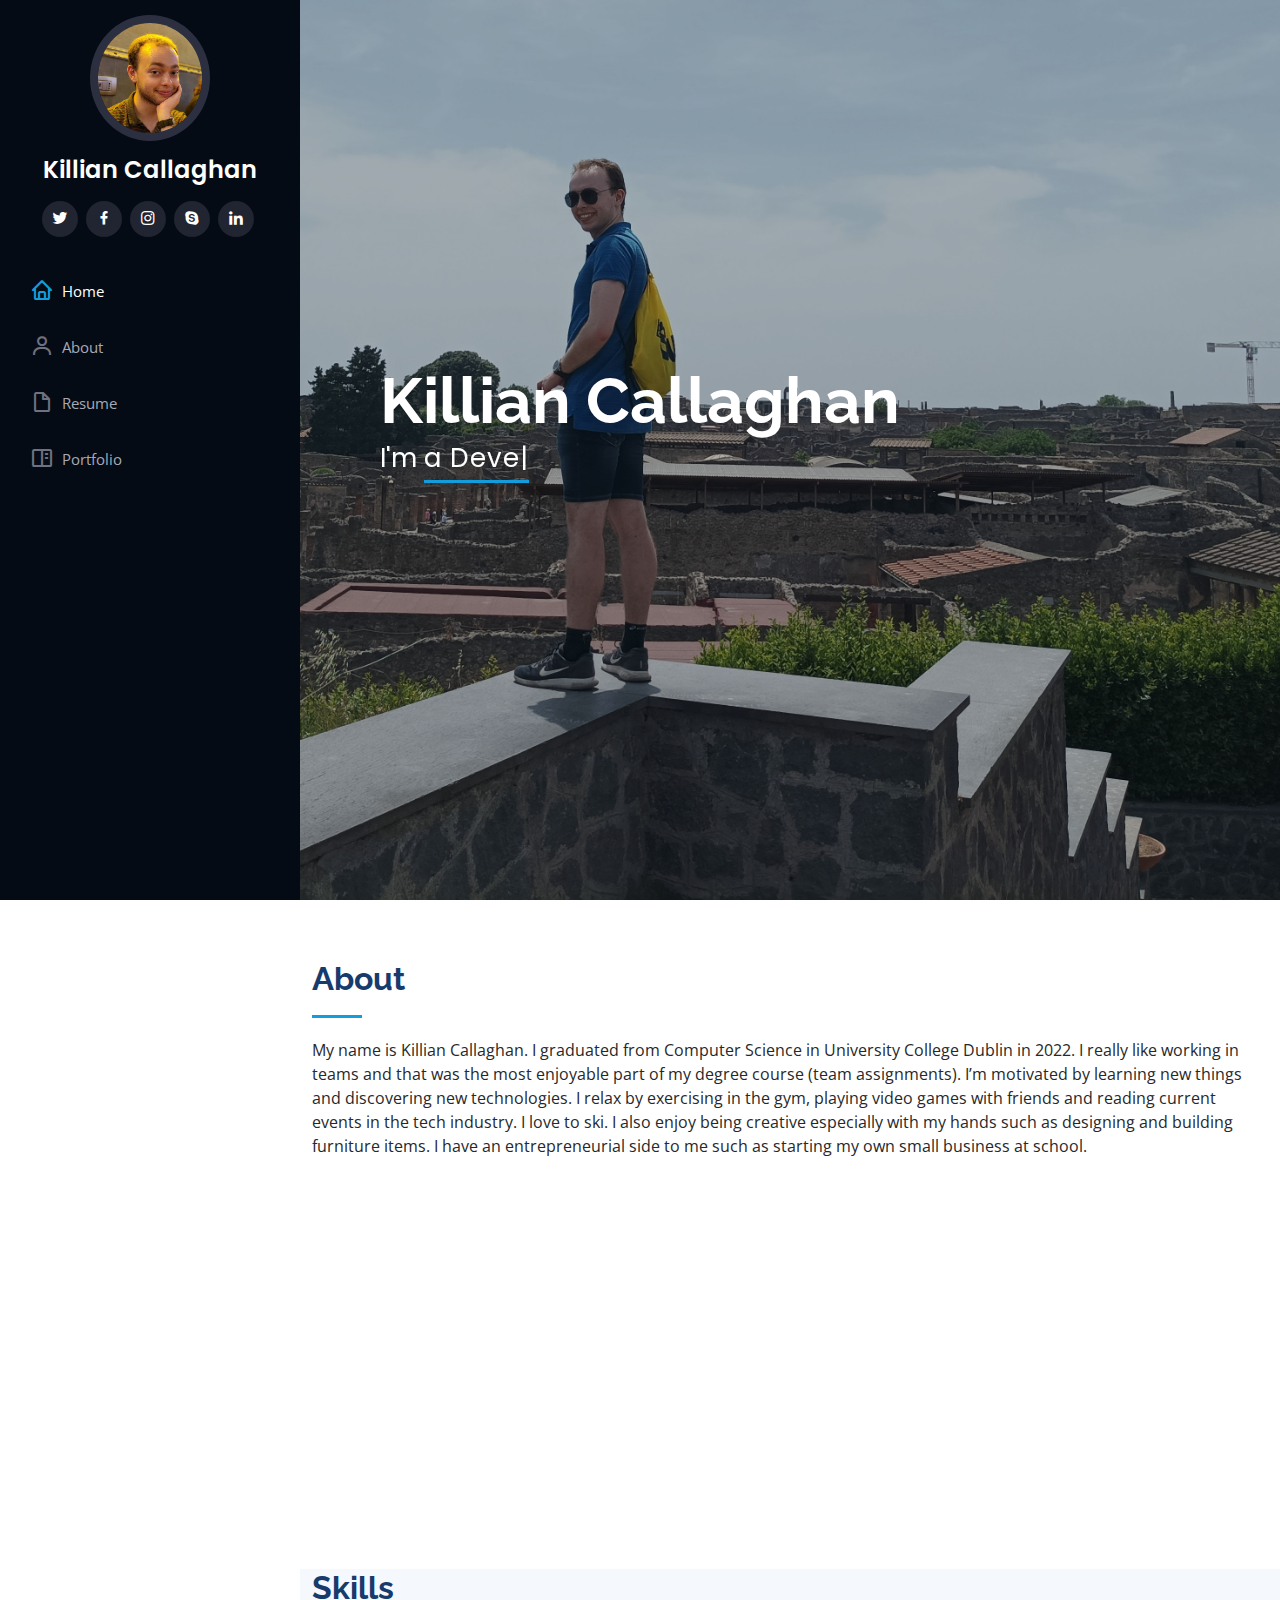
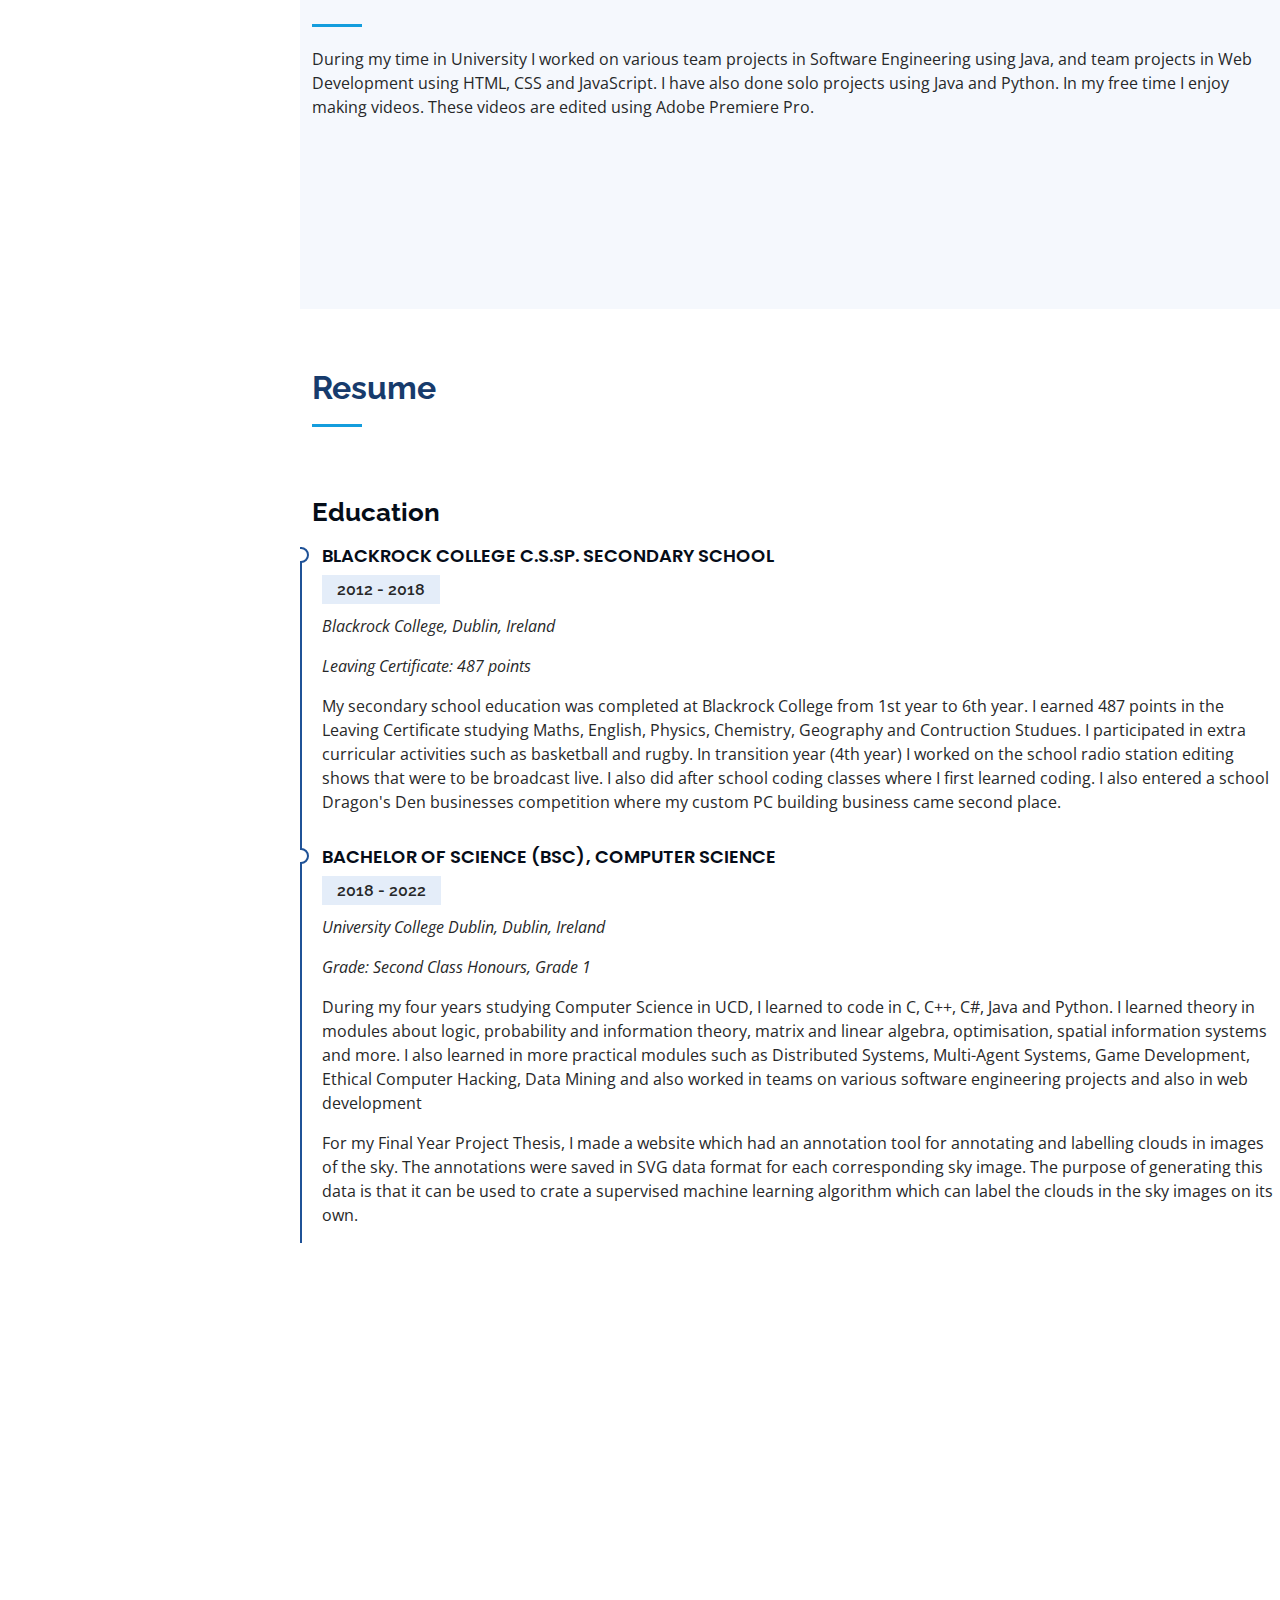
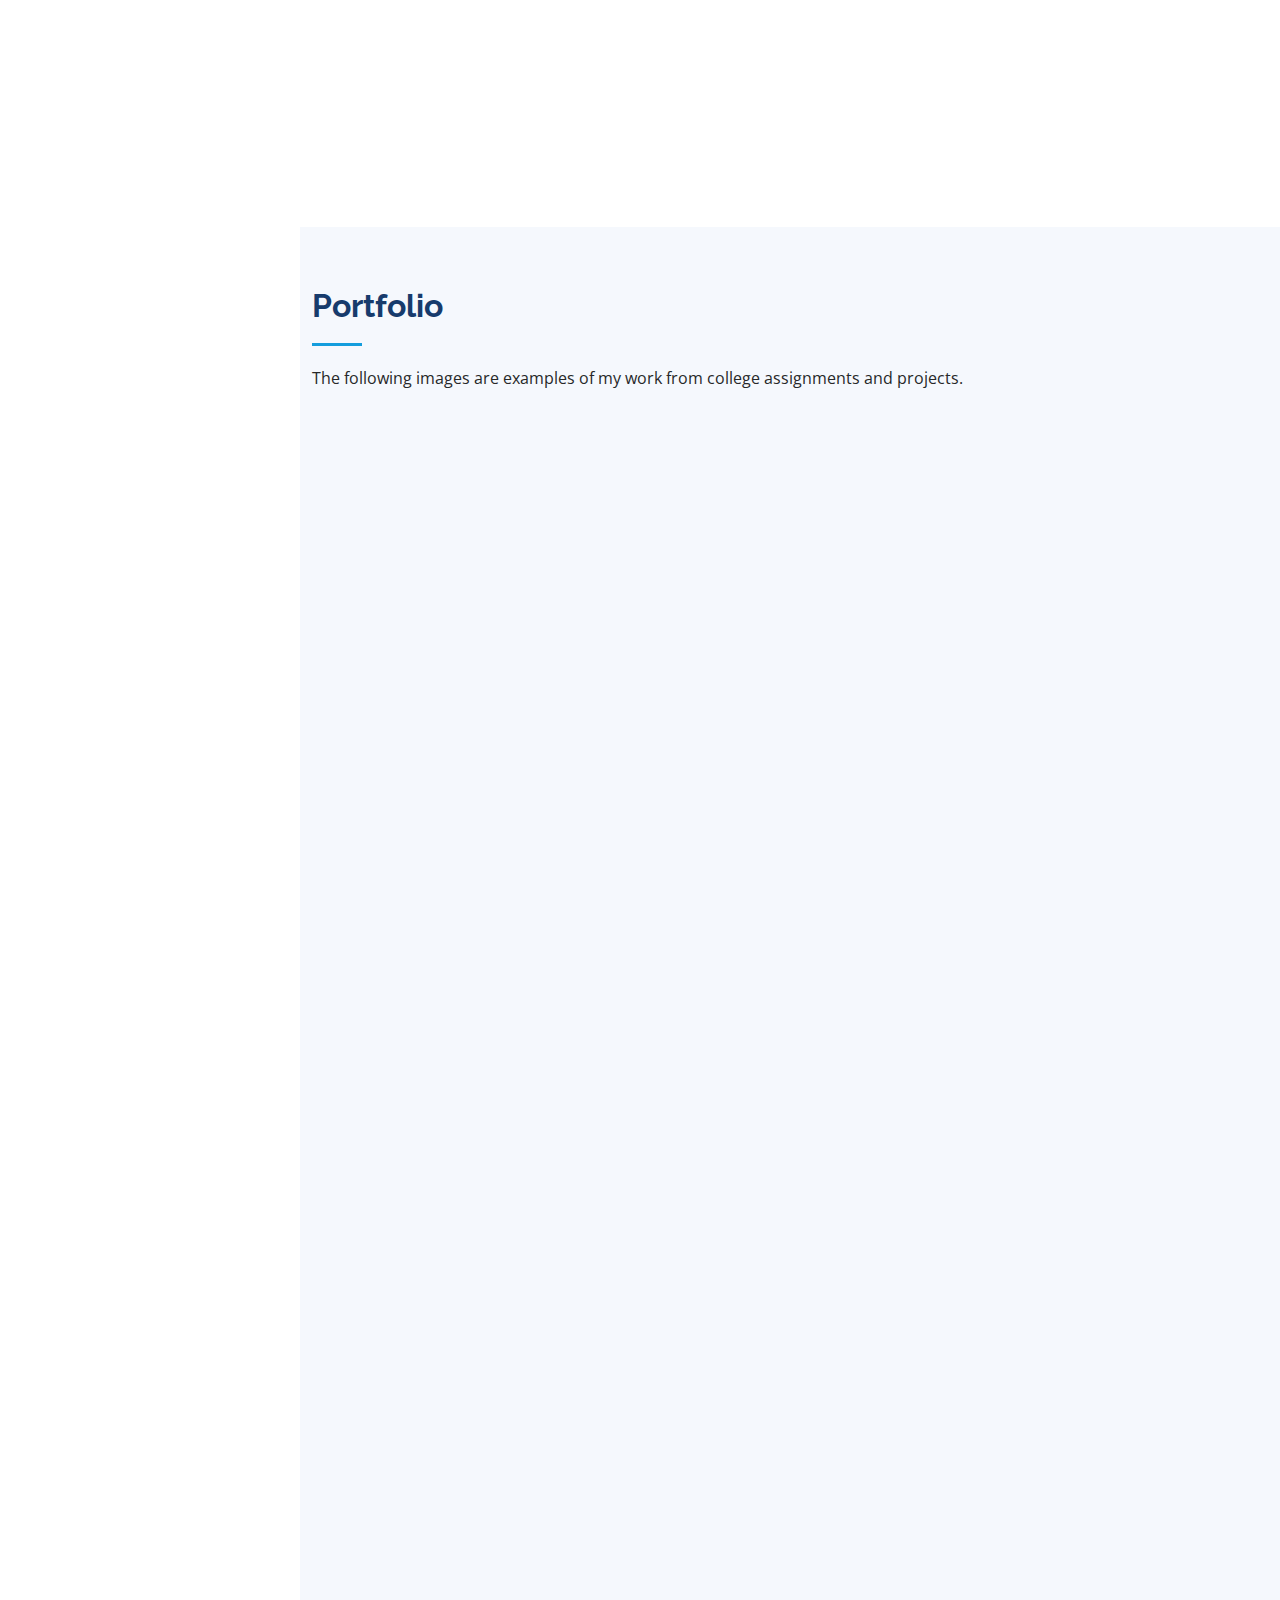
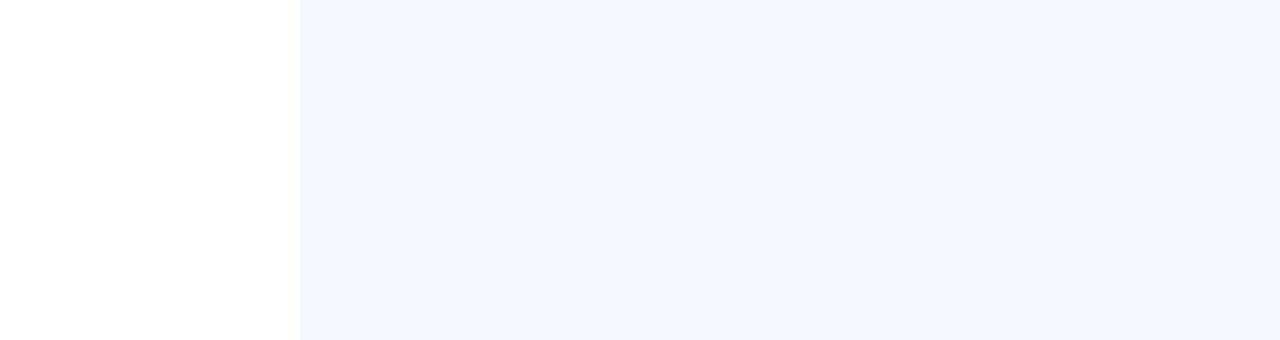
<file: index.html>
<!DOCTYPE html>
<html lang="en">

<head>
  <meta charset="utf-8">
  <meta content="width=device-width, initial-scale=1.0" name="viewport">

  <title>Killian Callaghan</title>
  <meta content="" name="description">
  <meta content="" name="keywords">

  <!-- Favicons
  <link href="assets/img/favicon.png" rel="icon">
  <link href="assets/img/apple-touch-icon.png" rel="apple-touch-icon">
  -->

  <!-- Google Fonts -->
  <link href="https://fonts.googleapis.com/css?family=Open+Sans:300,300i,400,400i,600,600i,700,700i|Raleway:300,300i,400,400i,500,500i,600,600i,700,700i|Poppins:300,300i,400,400i,500,500i,600,600i,700,700i" rel="stylesheet">

  <!-- Vendor CSS Files -->
  <link href="assets/vendor/aos/aos.css" rel="stylesheet">
  <link href="assets/vendor/bootstrap/css/bootstrap.min.css" rel="stylesheet">
  <link href="assets/vendor/bootstrap-icons/bootstrap-icons.css" rel="stylesheet">
  <link href="assets/vendor/boxicons/css/boxicons.min.css" rel="stylesheet">
  <link href="assets/vendor/glightbox/css/glightbox.min.css" rel="stylesheet">
  <link href="assets/vendor/swiper/swiper-bundle.min.css" rel="stylesheet">

  <!-- Template Main CSS File -->
  <link href="assets/css/style.css" rel="stylesheet">

  <!-- =======================================================
  * Template Name: iPortfolio - v3.8.1
  * Template URL: https://bootstrapmade.com/iportfolio-bootstrap-portfolio-websites-template/
  * Author: BootstrapMade.com
  * License: https://bootstrapmade.com/license/
  ======================================================== -->
</head>

<body>

  <!-- ======= Mobile nav toggle button ======= -->
  <i class="bi bi-list mobile-nav-toggle d-xl-none"></i>

  <!-- ======= Header ======= -->
  <header id="header">
    <div class="d-flex flex-column">

      <div class="profile">
        <img src="assets/img/profile-img.jpg" alt="" class="img-fluid rounded-circle">
        <h1 class="text-light"><a href="index.html">Killian Callaghan</a></h1>
        <div class="social-links mt-3 text-center">
          <a href="#" class="twitter"><i class="bx bxl-twitter"></i></a>
          <a href="#" class="facebook"><i class="bx bxl-facebook"></i></a>
          <a href="#" class="instagram"><i class="bx bxl-instagram"></i></a>
          <a href="#" class="google-plus"><i class="bx bxl-skype"></i></a>
          <a href="#" class="linkedin"><i class="bx bxl-linkedin"></i></a>
        </div>
      </div>

      <nav id="navbar" class="nav-menu navbar">
        <ul>
          <li><a href="#hero" class="nav-link scrollto active"><i class="bx bx-home"></i> <span>Home</span></a></li>
          <li><a href="#about" class="nav-link scrollto"><i class="bx bx-user"></i> <span>About</span></a></li>
          <li><a href="#resume" class="nav-link scrollto"><i class="bx bx-file-blank"></i> <span>Resume</span></a></li>
          <li><a href="#portfolio" class="nav-link scrollto"><i class="bx bx-book-content"></i> <span>Portfolio</span></a></li>
          <!--<li><a href="#services" class="nav-link scrollto"><i class="bx bx-server"></i> <span>Services</span></a></li>
          <li><a href="#contact" class="nav-link scrollto"><i class="bx bx-envelope"></i> <span>Contact</span></a></li> -->
        </ul>
      </nav><!-- .nav-menu -->
    </div>
  </header><!-- End Header -->

  <!-- ======= Hero Section ======= -->
  <section id="hero" class="d-flex flex-column justify-content-center align-items-center">
    <div class="hero-container" data-aos="fade-in">
      <h1>Killian Callaghan</h1>
      <p>I'm <span class="typed" data-typed-items="a Developer, a Software Engineer, a Video Editor, Eager to Learn"></span></p>
    </div>
  </section><!-- End Hero -->

  <main id="main">

    <!-- ======= About Section ======= -->
    <section id="about" class="about">
      <div class="container">

        <div class="section-title">
          <h2>About</h2>
          <p>My name is Killian Callaghan. I graduated from Computer Science in University College Dublin in 2022. I really like working in teams and that was the most enjoyable part of my degree course (team assignments). I’m motivated by learning new things and discovering new technologies. I relax by exercising in the gym, playing video games with friends and reading current events in the tech industry. I love to ski. I also enjoy being creative especially with my hands such as designing and building furniture items. I have an entrepreneurial side to me such as starting my own small business at school.</p>
        </div>

        <div class="row">
          <div class="col-lg-4" data-aos="fade-right">
            <img src="assets/img/profile-img.jpg" class="img-fluid" alt="">
          </div>
          <div class="col-lg-8 pt-4 pt-lg-0 content" data-aos="fade-left">
            <h3>Computer Science Graduate</h3>

            <p class="fst-italic">


            </p>
            <div class="row">
              <div class="col-lg-6">
                <ul>
                  <!-- <li><i class="bi bi-chevron-right"></i> <strong>Birthday:</strong> <span>1 May 1995</span></li> -->
                  <li><i class="bi bi-chevron-right"></i> <strong>Website:</strong> <span>www.example.com</span></li>
                  <!-- <li><i class="bi bi-chevron-right"></i> <strong>Phone:</strong> <span>+123 456 7890</span></li> -->
                  <li><i class="bi bi-chevron-right"></i> <strong>City:</strong> <span>Dublin, Ireland</span></li>
                </ul>
              </div>
              <div class="col-lg-6">
                <ul>
                  <!-- <li><i class="bi bi-chevron-right"></i> <strong>Age:</strong> <span>30</span></li> -->
                  <li><i class="bi bi-chevron-right"></i> <strong>Degree:</strong> <span>Computer Science BSc</span></li>
                  <li><i class="bi bi-chevron-right"></i> <strong>Email:</strong> <span>killiancallaghan99@gmail.com</span></li>
                  <!-- <li><i class="bi bi-chevron-right"></i> <strong>Freelance:</strong> <span>Available</span></li> -->
                </ul>
              </div>
            </div>
            <!--
            <p>
              Officiis eligendi itaque labore et dolorum mollitia officiis optio vero. Quisquam sunt adipisci omnis et ut. Nulla accusantium dolor incidunt officia tempore. Et eius omnis.
              Cupiditate ut dicta maxime officiis quidem quia. Sed et consectetur qui quia repellendus itaque neque. Aliquid amet quidem ut quaerat cupiditate. Ab et eum qui repellendus omnis culpa magni laudantium dolores.
            </p>
            -->
          </div>
        </div>

      </div>
    </section><!-- End About Section -->

    <!-- ======= Facts Section ======= -->

    <!--
    <section id="facts" class="facts">
      <div class="container">

        <div class="section-title">
          <h2>Facts</h2>
          <p>Magnam dolores commodi suscipit. Necessitatibus eius consequatur ex aliquid fuga eum quidem. Sit sint consectetur velit. Quisquam quos quisquam cupiditate. Et nemo qui impedit suscipit alias ea. Quia fugiat sit in iste officiis commodi quidem hic quas.</p>
        </div>

        <div class="row no-gutters">

          <div class="col-lg-3 col-md-6 d-md-flex align-items-md-stretch" data-aos="fade-up">
            <div class="count-box">
              <i class="bi bi-emoji-smile"></i>
              <span data-purecounter-start="0" data-purecounter-end="232" data-purecounter-duration="1" class="purecounter"></span>
              <p><strong>Happy Clients</strong> consequuntur quae</p>
            </div>
          </div>

          <div class="col-lg-3 col-md-6 d-md-flex align-items-md-stretch" data-aos="fade-up" data-aos-delay="100">
            <div class="count-box">
              <i class="bi bi-journal-richtext"></i>
              <span data-purecounter-start="0" data-purecounter-end="521" data-purecounter-duration="1" class="purecounter"></span>
              <p><strong>Projects</strong> adipisci atque cum quia aut</p>
            </div>
          </div>

          <div class="col-lg-3 col-md-6 d-md-flex align-items-md-stretch" data-aos="fade-up" data-aos-delay="200">
            <div class="count-box">
              <i class="bi bi-headset"></i>
              <span data-purecounter-start="0" data-purecounter-end="1453" data-purecounter-duration="1" class="purecounter"></span>
              <p><strong>Hours Of Support</strong> aut commodi quaerat</p>
            </div>
          </div>

          <div class="col-lg-3 col-md-6 d-md-flex align-items-md-stretch" data-aos="fade-up" data-aos-delay="300">
            <div class="count-box">
              <i class="bi bi-people"></i>
              <span data-purecounter-start="0" data-purecounter-end="32" data-purecounter-duration="1" class="purecounter"></span>
              <p><strong>Hard Workers</strong> rerum asperiores dolor</p>
            </div>
          </div>

        </div>

      </div>
      -->
    </section><!-- End Facts Section -->

    <!-- ======= Skills Section ======= -->
    <section id="skills" class="skills section-bg">
      <div class="container">

        <div class="section-title">
          <h2>Skills</h2>
          <p>During my time in University I worked on various team projects in Software Engineering using Java, and team projects in Web Development using HTML, CSS and JavaScript. I have also done solo projects using Java and Python. In my free time I enjoy making videos. These videos are edited using Adobe Premiere Pro.</p>
        </div>

        <div class="row skills-content">

          <div class="col-lg-6" data-aos="fade-up">

            <div class="row">
              <div class="col-lg-6">
                <ul>
                  <li   style="list-style: none;"><i class="bi bi-chevron-right"></i> <strong>Frontend:</strong> <span>JavaScript, HTML, CSS</span></li>
                  <li style="list-style: none;"><i class="bi bi-chevron-right"></i> <strong>Creative:</strong> <span>Adobe Premier Pro, Windows Movie Maker, REAPER, Audacity</span></li>
                </ul>
              </div>
              <div class="col-lg-6">
                <ul>
                  <!-- <li><i class="bi bi-chevron-right"></i> <strong>Age:</strong> <span>30</span></li> -->
                  <li style="list-style: none;"><i class="bi bi-chevron-right"></i> <strong>Backend:</strong> <span>C, C++, Java, Scheme, Python, SQL/MySQL</span></li>
                  <li style="list-style: none;"><i class="bi bi-chevron-right"></i> <strong>Other:</strong> <span>Github, Gitlab, LaTex, Django</span></li>
                  <!-- <li><i class="bi bi-chevron-right"></i> <strong>Freelance:</strong> <span>Available</span></li> -->
                </ul>
              </div>
            </div>

          </div>

        </div>

      </div>
    </section><!-- End Skills Section -->

    <!-- ======= Resume Section ======= -->
    <section id="resume" class="resume">
      <div class="container">

        <div class="section-title">
          <h2>Resume</h2>
        </div>

        <div class="row">


          <div class="col-lg-6" data-aos="fade-up">
            <!--
            <h3 class="resume-title">Sumary</h3>
            <div class="resume-item pb-0">
              <h4>Alex Smith</h4>
              <p><em>Innovative and deadline-driven Graphic Designer with 3+ years of experience designing and developing user-centered digital/print marketing material from initial concept to final, polished deliverable.</em></p>
              <ul>
                <li>Portland par 127,Orlando, FL</li>
                <li>(123) 456-7891</li>
                <li>alice.barkley@example.com</li>
              </ul>
              -->
            </div>

            <h3 class="resume-title">Education</h3>
            <div class="resume-item">
              <h4>Blackrock College C.S.Sp. Secondary School </h4>
              <h5>2012 - 2018</h5>
              <p><em>Blackrock College, Dublin, Ireland</em></p>
              <p><em>Leaving Certificate: 487 points</em></p>
              <p>My secondary school education was completed at Blackrock College from 1st year to 6th year.
                  I earned 487 points in the Leaving Certificate studying Maths, English, Physics, Chemistry, Geography and Contruction Studues.
                  I participated in extra curricular activities such as basketball and rugby. In transition year (4th year) I worked on the school radio station editing shows that were to be broadcast live.
                  I also did after school coding classes where I first learned coding. I also entered a school Dragon's Den businesses competition where my custom PC building business came second place.</p>
            </div>
            <div class="resume-item">
              <h4>Bachelor of Science (BSc), Computer Science</h4>
              <h5>2018 - 2022</h5>
              <p><em>University College Dublin, Dublin, Ireland</em></p>
              <p><em>Grade: Second Class Honours, Grade 1</em></p>

              <p>During my four years studying Computer Science in UCD, I learned to code in C, C++, C#, Java and Python.
                I learned theory in modules about logic, probability and information theory, matrix and linear algebra, optimisation, spatial information systems and more.
                I also learned in more practical modules such as Distributed Systems, Multi-Agent Systems, Game Development, Ethical Computer Hacking, Data Mining and also worked in teams on various software engineering projects and also in web development</p>

              <p>For my Final Year Project Thesis, I made a website which had an annotation tool for annotating and labelling clouds in images of the sky. The annotations were saved in SVG data format for each corresponding sky image.
                The purpose of generating this data is that it can be used to crate a supervised machine learning algorithm which can label the clouds in the sky images on its own.</p>
            </div>
          </div>
          <div class="col-lg-6" data-aos="fade-up" data-aos-delay="100">
            <h3 class="resume-title">Professional Experience</h3>
            <div class="resume-item">
              <h4>Dell EMC Infrastructure Support Engineer Internship</h4>
              <h5>March 2021 - August 2021</h5>
              <p><em>Dell EMC, Cherrywood, Dublin </em></p>
              <ul>
                <li>As a part of my Computer Science Degree, I did a six-month internship with Dell EMC</li>
                <li>As an Infrastructure Support Engineer, I worked with high profile and strategic customers globally</li>
                <li>I provided technical support for Dell clients for their Dell computer servers</li>
                <li>I communicated with clients and analysed the problem to solve their issues</li>
                <li>I worked on a team with other support engineers and learned about Dell computer servers systems and working remotely</li>
              </ul>
            </div>
            <!--
            <div class="resume-item">
              <h4>Graphic design specialist</h4>
              <h5>2017 - 2018</h5>
              <p><em>Stepping Stone Advertising, New York, NY</em></p>
              <ul>
                <li>Developed numerous marketing programs (logos, brochures,infographics, presentations, and advertisements).</li>
                <li>Managed up to 5 projects or tasks at a given time while under pressure</li>
                <li>Recommended and consulted with clients on the most appropriate graphic design</li>
                <li>Created 4+ design presentations and proposals a month for clients and account managers</li>
              </ul>
            </div>
          </div>
          -->
        </div>

      </div>
    </section><!-- End Resume Section -->

    <!-- ======= Portfolio Section ======= -->
    <section id="portfolio" class="portfolio section-bg">
      <div class="container">

        <div class="section-title">
          <h2>Portfolio</h2>
          <p>The following images are examples of my work from college assignments and projects.</p>
        </div>

        <div class="row" data-aos="fade-up">
          <div class="col-lg-12 d-flex justify-content-center">
            <ul id="portfolio-flters">
              <li data-filter="*" class="filter-active">All</li>
              <li data-filter=".filter-gamedev">Game Development</li>
              <li data-filter=".filter-fyp">Final Year Project</li>
              <li data-filter=".filter-web">Web Projects</li>
            </ul>
          </div>
        </div>

        <div class="row portfolio-container" data-aos="fade-up" data-aos-delay="100">

          <div class="col-lg-4 col-md-6 portfolio-item filter-fyp">
            <div class="portfolio-wrap">
              <img src="assets/img/portfolio/fyp1.png" class="img-fluid" alt="">
              <div class="portfolio-links">
                <a href="assets/img/portfolio/fyp1.png" data-gallery="portfolioGallery" class="portfolio-lightbox" title="Final Year Project Image Annotation Tool"><i class="bx bx-plus"></i></a>
                <a href="portfolio-details-fyp.html" title="More Details"><i class="bx bx-link"></i></a>
              </div>
            </div>
          </div>

          <div class="col-lg-4 col-md-6 portfolio-item filter-gamedev">
            <div class="portfolio-wrap">
              <img src="assets/img/portfolio/startScreen.png" class="img-fluid" alt="">
              <div class="portfolio-links">
                <a href="assets/img/portfolio/startScreen.png" data-gallery="portfolioGallery" class="portfolio-lightbox" title="Solid Metal Video Game"><i class="bx bx-plus"></i></a>
                <a href="portfolio-details-gamedev.html" title="More Details"><i class="bx bx-link"></i></a>
              </div>
            </div>
          </div>

          <div class="col-lg-4 col-md-6 portfolio-item filter-web">
            <div class="portfolio-wrap">
              <img src="assets/img/portfolio/RockOn1.png" class="img-fluid" alt="">
              <div class="portfolio-links">
                <a href="assets/img/portfolio/RockOn1.png" data-gallery="portfolioGallery" class="portfolio-lightbox" title="Pseudo Shop Website"><i class="bx bx-plus"></i></a>
                <a href="portfolio-details-rockon.html" title="More Details"><i class="bx bx-link"></i></a>
              </div>
            </div>
          </div>

          <div class="col-lg-4 col-md-6 portfolio-item filter-gamedev">
            <div class="portfolio-wrap">
              <img src="assets/img/portfolio/SolidMetal3.png" class="img-fluid" alt="">
              <div class="portfolio-links">
                <a href="assets/img/portfolio/SolidMetal3.png" data-gallery="portfolioGallery" class="portfolio-lightbox" title="Solid Metal Video Game"><i class="bx bx-plus"></i></a>
                <a href="portfolio-details-gamedev.html" title="More Details"><i class="bx bx-link"></i></a>
              </div>
            </div>
          </div>

          <div class="col-lg-4 col-md-6 portfolio-item filter-fyp">
            <div class="portfolio-wrap">
              <img src="assets/img/portfolio/fyp5.png" class="img-fluid" alt="">
              <div class="portfolio-links">
                <a href="assets/img/portfolio/fyp5.png" data-gallery="portfolioGallery" class="portfolio-lightbox" title="Final Year Project Image Annotation Tool"><i class="bx bx-plus"></i></a>
                <a href="portfolio-details-fyp.html" title="More Details"><i class="bx bx-link"></i></a>
              </div>
            </div>
          </div>

          <div class="col-lg-4 col-md-6 portfolio-item filter-web">
            <div class="portfolio-wrap">
              <img src="assets/img/portfolio/RockOn2.png" class="img-fluid" alt="">
              <div class="portfolio-links">
                <a href="assets/img/portfolio/RockOn2.pngo" data-gallery="portfolioGallery" class="portfolio-lightbox" title="Pseudo Shop Website Browsing Products"><i class="bx bx-plus"></i></a>
                <a href="portfolio-details-rockon.html" title="More Details"><i class="bx bx-link"></i></a>
              </div>
            </div>
          </div>

          <div class="col-lg-4 col-md-6 portfolio-item filter-gamedev">
            <div class="portfolio-wrap">
              <img src="assets/img/portfolio/SolidMetal4.png" class="img-fluid" alt="">
              <div class="portfolio-links">
                <a href="assets/img/portfolio/SolidMetal4.png" data-gallery="portfolioGallery" class="portfolio-lightbox" title="Solid Metal Video Game"><i class="bx bx-plus"></i></a>
                <a href="portfolio-details-gamedev.html" title="More Details"><i class="bx bx-link"></i></a>
              </div>
            </div>
          </div>

          <div class="col-lg-4 col-md-6 portfolio-item filter-fyp">
            <div class="portfolio-wrap">
              <img src="assets/img/portfolio/fyp2.png" class="img-fluid" alt="">
              <div class="portfolio-links">
                <a href="assets/img/portfolio/fyp2.png" data-gallery="portfolioGallery" class="portfolio-lightbox" title="Final Year Project Image Annotation Tool"><i class="bx bx-plus"></i></a>
                <a href="portfolio-details-fyp.html" title="More Details"><i class="bx bx-link"></i></a>
              </div>
            </div>
          </div>

          <div class="col-lg-4 col-md-6 portfolio-item filter-web">
            <div class="portfolio-wrap">
              <img src="assets/img/portfolio/RockOn3.png" class="img-fluid" alt="">
              <div class="portfolio-links">
                <a href="assets/img/portfolio/RockOn3.png" data-gallery="portfolioGallery" class="portfolio-lightbox" title="Pseudo Shop Website Product Page"><i class="bx bx-plus"></i></a>
                <a href="portfolio-details-rockon.html" title="More Details"><i class="bx bx-link"></i></a>
              </div>
            </div>
          </div>

          <div class="col-lg-4 col-md-6 portfolio-item filter-gamedev">
            <div class="portfolio-wrap">
              <img src="assets/img/portfolio/SolidMetal1.png" class="img-fluid" alt="">
              <div class="portfolio-links">
                <a href="assets/img/portfolio/SolidMetal1.png" data-gallery="portfolioGallery" class="portfolio-lightbox" title="Solid Metal Video Game"><i class="bx bx-plus"></i></a>
                <a href="portfolio-details-gamedev.html" title="More Details"><i class="bx bx-link"></i></a>
              </div>
            </div>
          </div>


          <div class="col-lg-4 col-md-6 portfolio-item filter-fyp">
            <div class="portfolio-wrap">
              <img src="assets/img/portfolio/fyp3.png" class="img-fluid" alt="">
              <div class="portfolio-links">
                <a href="assets/img/portfolio/fyp3.png" data-gallery="portfolioGallery" class="portfolio-lightbox" title="Final Year Project Django Website"><i class="bx bx-plus"></i></a>
                <a href="portfolio-details-fyp.html" title="More Details"><i class="bx bx-link"></i></a>
              </div>
            </div>
          </div>


          <div class="col-lg-4 col-md-6 portfolio-item filter-gamedev">
            <div class="portfolio-wrap">
              <img src="assets/img/portfolio/SolidMetal2.png" class="img-fluid" alt="">
              <div class="portfolio-links">
                <a href="assets/img/portfolio/SolidMetal2.png" data-gallery="portfolioGallery" class="portfolio-lightbox" title="Solid Metal Video Game"><i class="bx bx-plus"></i></a>
                <a href="portfolio-details-gamedev.html" title="More Details"><i class="bx bx-link"></i></a>
              </div>
            </div>
          </div>


          <div class="col-lg-4 col-md-6 portfolio-item filter-web">
            <div class="portfolio-wrap">
              <img src="assets/img/portfolio/RockOn4.png" class="img-fluid" alt="">
              <div class="portfolio-links">
                <a href="assets/img/portfolio/RockOn4.png" data-gallery="portfolioGallery" class="portfolio-lightbox" title="Pseudo Shop Website Shopping Cart Page"><i class="bx bx-plus"></i></a>
                <a href="portfolio-details-rockon.html" title="More Details"><i class="bx bx-link"></i></a>
              </div>
            </div>
          </div>




          <div class="col-lg-4 col-md-6 portfolio-item filter-fyp">
            <div class="portfolio-wrap">
              <img src="assets/img/portfolio/fyp4.png" class="img-fluid" alt="">
              <div class="portfolio-links">
                <a href="assets/img/portfolio/fyp4.png" data-gallery="portfolioGallery" class="portfolio-lightbox" title="Final Year Project Binary Map"><i class="bx bx-plus"></i></a>
                <a href="portfolio-details-fyp.html" title="More Details"><i class="bx bx-link"></i></a>
              </div>
            </div>
          </div>


          <div class="col-lg-4 col-md-6 portfolio-item filter-gamedev">
            <div class="portfolio-wrap">
              <img src="assets/img/portfolio/endScreen.png" class="img-fluid" alt="">
              <div class="portfolio-links">
                <a href="assets/img/portfolio/endScreen.png" data-gallery="portfolioGallery" class="portfolio-lightbox" title="Solid Metal Video Game"><i class="bx bx-plus"></i></a>
                <a href="portfolio-details-gamedev.html" title="More Details"><i class="bx bx-link"></i></a>
              </div>
            </div>
          </div>

        </div>

      </div>
    </section><!-- End Portfolio Section -->



    <!-- ======= Services Section ======= -->

    <!--
    <section id="services" class="services">
      <div class="container">

        <div class="section-title">
          <h2>Services</h2>
          <p>Magnam dolores commodi suscipit. Necessitatibus eius consequatur ex aliquid fuga eum quidem. Sit sint consectetur velit. Quisquam quos quisquam cupiditate. Et nemo qui impedit suscipit alias ea. Quia fugiat sit in iste officiis commodi quidem hic quas.</p>
        </div>

        <div class="row">
          <div class="col-lg-4 col-md-6 icon-box" data-aos="fade-up">
            <div class="icon"><i class="bi bi-briefcase"></i></div>
            <h4 class="title"><a href="">Lorem Ipsum</a></h4>
            <p class="description">Voluptatum deleniti atque corrupti quos dolores et quas molestias excepturi sint occaecati cupiditate non provident</p>
          </div>
          <div class="col-lg-4 col-md-6 icon-box" data-aos="fade-up" data-aos-delay="100">
            <div class="icon"><i class="bi bi-card-checklist"></i></div>
            <h4 class="title"><a href="">Dolor Sitema</a></h4>
            <p class="description">Minim veniam, quis nostrud exercitation ullamco laboris nisi ut aliquip ex ea commodo consequat tarad limino ata</p>
          </div>
          <div class="col-lg-4 col-md-6 icon-box" data-aos="fade-up" data-aos-delay="200">
            <div class="icon"><i class="bi bi-bar-chart"></i></div>
            <h4 class="title"><a href="">Sed ut perspiciatis</a></h4>
            <p class="description">Duis aute irure dolor in reprehenderit in voluptate velit esse cillum dolore eu fugiat nulla pariatur</p>
          </div>
          <div class="col-lg-4 col-md-6 icon-box" data-aos="fade-up" data-aos-delay="300">
            <div class="icon"><i class="bi bi-binoculars"></i></div>
            <h4 class="title"><a href="">Magni Dolores</a></h4>
            <p class="description">Excepteur sint occaecat cupidatat non proident, sunt in culpa qui officia deserunt mollit anim id est laborum</p>
          </div>
          <div class="col-lg-4 col-md-6 icon-box" data-aos="fade-up" data-aos-delay="400">
            <div class="icon"><i class="bi bi-brightness-high"></i></div>
            <h4 class="title"><a href="">Nemo Enim</a></h4>
            <p class="description">At vero eos et accusamus et iusto odio dignissimos ducimus qui blanditiis praesentium voluptatum deleniti atque</p>
          </div>
          <div class="col-lg-4 col-md-6 icon-box" data-aos="fade-up" data-aos-delay="500">
            <div class="icon"><i class="bi bi-calendar4-week"></i></div>
            <h4 class="title"><a href="">Eiusmod Tempor</a></h4>
            <p class="description">Et harum quidem rerum facilis est et expedita distinctio. Nam libero tempore, cum soluta nobis est eligendi</p>
          </div>
        </div>

      </div>
    </section>
    -->
    <!-- End Services Section -->

    <!-- ======= Testimonials Section ======= -->

    <!--
    <section id="testimonials" class="testimonials section-bg">
      <div class="container">

        <div class="section-title">
          <h2>Testimonials</h2>
          <p>Magnam dolores commodi suscipit. Necessitatibus eius consequatur ex aliquid fuga eum quidem. Sit sint consectetur velit. Quisquam quos quisquam cupiditate. Et nemo qui impedit suscipit alias ea. Quia fugiat sit in iste officiis commodi quidem hic quas.</p>
        </div>

        <div class="testimonials-slider swiper" data-aos="fade-up" data-aos-delay="100">
          <div class="swiper-wrapper">

            <div class="swiper-slide">
              <div class="testimonial-item" data-aos="fade-up">
                <p>
                  <i class="bx bxs-quote-alt-left quote-icon-left"></i>
                  Proin iaculis purus consequat sem cure digni ssim donec porttitora entum suscipit rhoncus. Accusantium quam, ultricies eget id, aliquam eget nibh et. Maecen aliquam, risus at semper.
                  <i class="bx bxs-quote-alt-right quote-icon-right"></i>
                </p>
                <img src="assets/img/testimonials/testimonials-1.jpg" class="testimonial-img" alt="">
                <h3>Saul Goodman</h3>
                <h4>Ceo &amp; Founder</h4>
              </div>
            </div>

           -->
            <!-- End testimonial item -->

    <!--
            <div class="swiper-slide">
              <div class="testimonial-item" data-aos="fade-up" data-aos-delay="100">
                <p>
                  <i class="bx bxs-quote-alt-left quote-icon-left"></i>
                  Export tempor illum tamen malis malis eram quae irure esse labore quem cillum quid cillum eram malis quorum velit fore eram velit sunt aliqua noster fugiat irure amet legam anim culpa.
                  <i class="bx bxs-quote-alt-right quote-icon-right"></i>
                </p>
                <img src="assets/img/testimonials/testimonials-2.jpg" class="testimonial-img" alt="">
                <h3>Sara Wilsson</h3>
                <h4>Designer</h4>
              </div>
            </div>

            -->
            <!-- End testimonial item -->


            <!--
            <div class="swiper-slide">
              <div class="testimonial-item" data-aos="fade-up" data-aos-delay="200">
                <p>
                  <i class="bx bxs-quote-alt-left quote-icon-left"></i>
                  Enim nisi quem export duis labore cillum quae magna enim sint quorum nulla quem veniam duis minim tempor labore quem eram duis noster aute amet eram fore quis sint minim.
                  <i class="bx bxs-quote-alt-right quote-icon-right"></i>
                </p>
                <img src="assets/img/testimonials/testimonials-3.jpg" class="testimonial-img" alt="">
                <h3>Jena Karlis</h3>
                <h4>Store Owner</h4>
              </div>
            </div>


            -->
            <!-- End testimonial item -->


      <!--
            <div class="swiper-slide">
              <div class="testimonial-item" data-aos="fade-up" data-aos-delay="300">
                <p>
                  <i class="bx bxs-quote-alt-left quote-icon-left"></i>
                  Fugiat enim eram quae cillum dolore dolor amet nulla culpa multos export minim fugiat minim velit minim dolor enim duis veniam ipsum anim magna sunt elit fore quem dolore labore illum veniam.
                  <i class="bx bxs-quote-alt-right quote-icon-right"></i>
                </p>
                <img src="assets/img/testimonials/testimonials-4.jpg" class="testimonial-img" alt="">
                <h3>Matt Brandon</h3>
                <h4>Freelancer</h4>
              </div>
            </div>
            -->
            <!-- End testimonial item -->


    <!--
        <div class="swiper-slide">
          <div class="testimonial-item" data-aos="fade-up" data-aos-delay="400">
            <p>
              <i class="bx bxs-quote-alt-left quote-icon-left"></i>
              Quis quorum aliqua sint quem legam fore sunt eram irure aliqua veniam tempor noster veniam enim culpa labore duis sunt culpa nulla illum cillum fugiat legam esse veniam culpa fore nisi cillum quid.
              <i class="bx bxs-quote-alt-right quote-icon-right"></i>
            </p>
            <img src="assets/img/testimonials/testimonials-5.jpg" class="testimonial-img" alt="">
            <h3>John Larson</h3>
            <h4>Entrepreneur</h4>
          </div>


          -->
        </div><!-- End testimonial item -->

          </div>
          <div class="swiper-pagination"></div>
        </div>

      </div>
    </section><!-- End Testimonials Section -->

    <!-- ======= Contact Section ======= -->

    <!--
    <section id="contact" class="contact">
      <div class="container">

        <div class="section-title">
          <h2>Contact</h2>
          <p>Magnam dolores commodi suscipit. Necessitatibus eius consequatur ex aliquid fuga eum quidem. Sit sint consectetur velit. Quisquam quos quisquam cupiditate. Et nemo qui impedit suscipit alias ea. Quia fugiat sit in iste officiis commodi quidem hic quas.</p>
        </div>

        <div class="row" data-aos="fade-in">

          <div class="col-lg-5 d-flex align-items-stretch">
            <div class="info">
              <div class="address">
                <i class="bi bi-geo-alt"></i>
                <h4>Location:</h4>
                <p>A108 Adam Street, New York, NY 535022</p>
              </div>

              <div class="email">
                <i class="bi bi-envelope"></i>
                <h4>Email:</h4>
                <p>info@example.com</p>
              </div>

              <div class="phone">
                <i class="bi bi-phone"></i>
                <h4>Call:</h4>
                <p>+1 5589 55488 55s</p>
              </div>

              <iframe src="https://www.google.com/maps/embed?pb=!1m14!1m8!1m3!1d12097.433213460943!2d-74.0062269!3d40.7101282!3m2!1i1024!2i768!4f13.1!3m3!1m2!1s0x0%3A0xb89d1fe6bc499443!2sDowntown+Conference+Center!5e0!3m2!1smk!2sbg!4v1539943755621" frameborder="0" style="border:0; width: 100%; height: 290px;" allowfullscreen></iframe>
            </div>

          </div>

          <div class="col-lg-7 mt-5 mt-lg-0 d-flex align-items-stretch">
            <form action="forms/contact.php" method="post" role="form" class="php-email-form">
              <div class="row">
                <div class="form-group col-md-6">
                  <label for="name">Your Name</label>
                  <input type="text" name="name" class="form-control" id="name" required>
                </div>
                <div class="form-group col-md-6">
                  <label for="name">Your Email</label>
                  <input type="email" class="form-control" name="email" id="email" required>
                </div>
              </div>
              <div class="form-group">
                <label for="name">Subject</label>
                <input type="text" class="form-control" name="subject" id="subject" required>
              </div>
              <div class="form-group">
                <label for="name">Message</label>
                <textarea class="form-control" name="message" rows="10" required></textarea>
              </div>
              <div class="my-3">
                <div class="loading">Loading</div>
                <div class="error-message"></div>
                <div class="sent-message">Your message has been sent. Thank you!</div>
              </div>
              <div class="text-center"><button type="submit">Send Message</button></div>
            </form>
          </div>

        </div>

      </div>
    </section>
    -->
    <!-- End Contact Section -->

  </main><!-- End #main -->

  <!-- ======= Footer ======= -->
  <footer id="footer">
    <div class="container">
      <div class="copyright">
        <strong><span></span></strong>
      </div>

      </div>
    </div>
  </footer><!-- End  Footer -->

  <a href="#" class="back-to-top d-flex align-items-center justify-content-center"><i class="bi bi-arrow-up-short"></i></a>

  <!-- Vendor JS Files -->
  <script src="assets/vendor/purecounter/purecounter_vanilla.js"></script>
  <script src="assets/vendor/aos/aos.js"></script>
  <script src="assets/vendor/bootstrap/js/bootstrap.bundle.min.js"></script>
  <script src="assets/vendor/glightbox/js/glightbox.min.js"></script>
  <script src="assets/vendor/isotope-layout/isotope.pkgd.min.js"></script>
  <script src="assets/vendor/swiper/swiper-bundle.min.js"></script>
  <script src="assets/vendor/typed.js/typed.min.js"></script>
  <script src="assets/vendor/waypoints/noframework.waypoints.js"></script>
  <script src="assets/vendor/php-email-form/validate.js"></script>

  <!-- Template Main JS File -->
  <script src="assets/js/main.js"></script>

</body>

</html>
</file>
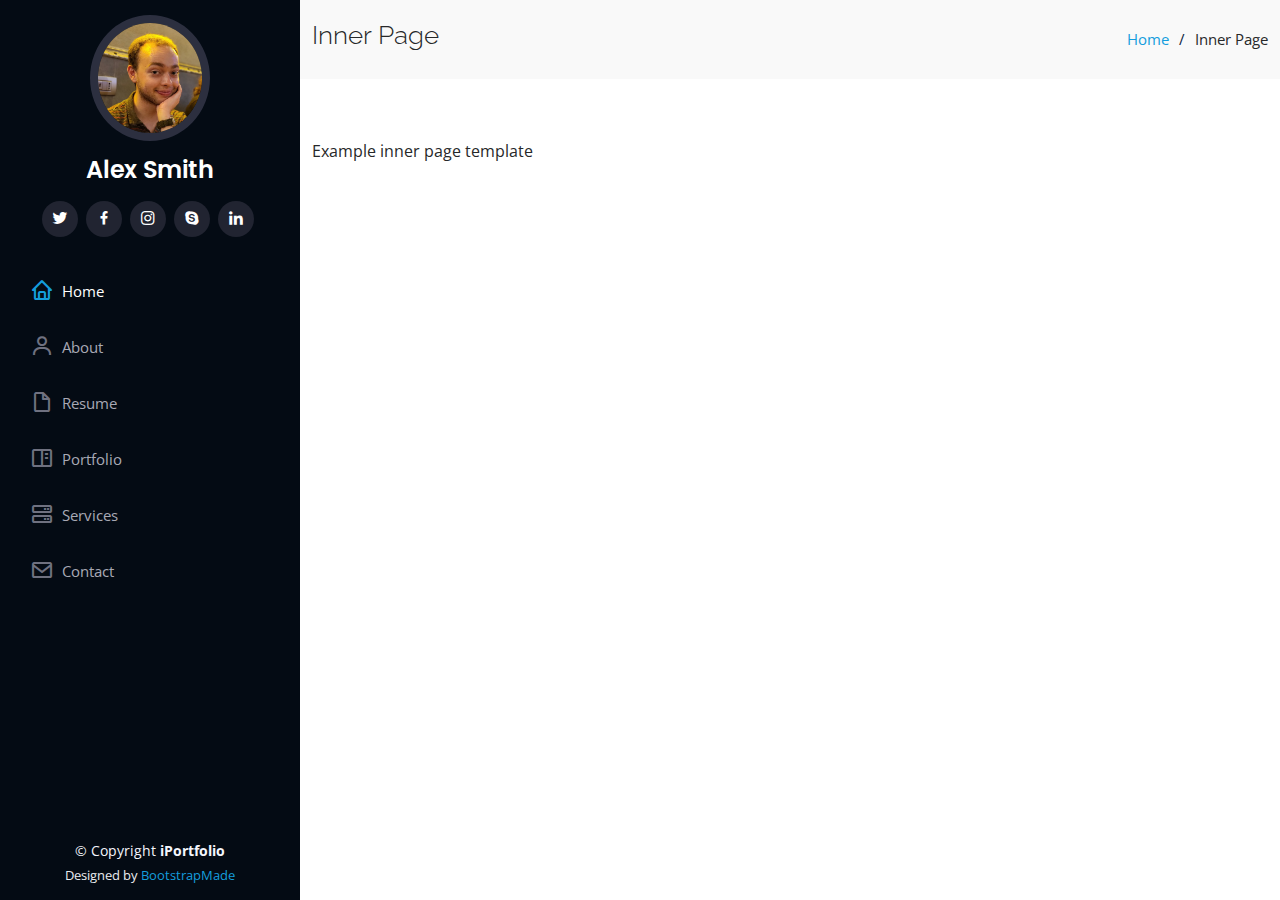
<file: inner-page.html>
<!DOCTYPE html>
<html lang="en">

<head>
  <meta charset="utf-8">
  <meta content="width=device-width, initial-scale=1.0" name="viewport">

  <title>Inner Page - iPortfolio Bootstrap Template</title>
  <meta content="" name="description">
  <meta content="" name="keywords">

  <!-- Favicons -->
  <link href="assets/img/favicon.png" rel="icon">
  <link href="assets/img/apple-touch-icon.png" rel="apple-touch-icon">

  <!-- Google Fonts -->
  <link href="https://fonts.googleapis.com/css?family=Open+Sans:300,300i,400,400i,600,600i,700,700i|Raleway:300,300i,400,400i,500,500i,600,600i,700,700i|Poppins:300,300i,400,400i,500,500i,600,600i,700,700i" rel="stylesheet">

  <!-- Vendor CSS Files -->
  <link href="assets/vendor/aos/aos.css" rel="stylesheet">
  <link href="assets/vendor/bootstrap/css/bootstrap.min.css" rel="stylesheet">
  <link href="assets/vendor/bootstrap-icons/bootstrap-icons.css" rel="stylesheet">
  <link href="assets/vendor/boxicons/css/boxicons.min.css" rel="stylesheet">
  <link href="assets/vendor/glightbox/css/glightbox.min.css" rel="stylesheet">
  <link href="assets/vendor/swiper/swiper-bundle.min.css" rel="stylesheet">

  <!-- Template Main CSS File -->
  <link href="assets/css/style.css" rel="stylesheet">

  <!-- =======================================================
  * Template Name: iPortfolio - v3.8.1
  * Template URL: https://bootstrapmade.com/iportfolio-bootstrap-portfolio-websites-template/
  * Author: BootstrapMade.com
  * License: https://bootstrapmade.com/license/
  ======================================================== -->
</head>

<body>

  <!-- ======= Mobile nav toggle button ======= -->
  <i class="bi bi-list mobile-nav-toggle d-xl-none"></i>

  <!-- ======= Header ======= -->
  <header id="header">
    <div class="d-flex flex-column">

      <div class="profile">
        <img src="assets/img/profile-img.jpg" alt="" class="img-fluid rounded-circle">
        <h1 class="text-light"><a href="index.html">Alex Smith</a></h1>
        <div class="social-links mt-3 text-center">
          <a href="#" class="twitter"><i class="bx bxl-twitter"></i></a>
          <a href="#" class="facebook"><i class="bx bxl-facebook"></i></a>
          <a href="#" class="instagram"><i class="bx bxl-instagram"></i></a>
          <a href="#" class="google-plus"><i class="bx bxl-skype"></i></a>
          <a href="#" class="linkedin"><i class="bx bxl-linkedin"></i></a>
        </div>
      </div>

      <nav id="navbar" class="nav-menu navbar">
        <ul>
          <li><a href="#hero" class="nav-link scrollto active"><i class="bx bx-home"></i> <span>Home</span></a></li>
          <li><a href="#about" class="nav-link scrollto"><i class="bx bx-user"></i> <span>About</span></a></li>
          <li><a href="#resume" class="nav-link scrollto"><i class="bx bx-file-blank"></i> <span>Resume</span></a></li>
          <li><a href="#portfolio" class="nav-link scrollto"><i class="bx bx-book-content"></i> <span>Portfolio</span></a></li>
          <li><a href="#services" class="nav-link scrollto"><i class="bx bx-server"></i> <span>Services</span></a></li>
          <li><a href="#contact" class="nav-link scrollto"><i class="bx bx-envelope"></i> <span>Contact</span></a></li>
        </ul>
      </nav><!-- .nav-menu -->
    </div>
  </header><!-- End Header -->

  <main id="main">

    <!-- ======= Breadcrumbs ======= -->
    <section class="breadcrumbs">
      <div class="container">

        <div class="d-flex justify-content-between align-items-center">
          <h2>Inner Page</h2>
          <ol>
            <li><a href="index.html">Home</a></li>
            <li>Inner Page</li>
          </ol>
        </div>

      </div>
    </section><!-- End Breadcrumbs -->

    <section class="inner-page">
      <div class="container">
        <p>
          Example inner page template
        </p>
      </div>
    </section>

  </main><!-- End #main -->

  <!-- ======= Footer ======= -->
  <footer id="footer">
    <div class="container">
      <div class="copyright">
        &copy; Copyright <strong><span>iPortfolio</span></strong>
      </div>
      <div class="credits">
        <!-- All the links in the footer should remain intact. -->
        <!-- You can delete the links only if you purchased the pro version. -->
        <!-- Licensing information: https://bootstrapmade.com/license/ -->
        <!-- Purchase the pro version with working PHP/AJAX contact form: https://bootstrapmade.com/iportfolio-bootstrap-portfolio-websites-template/ -->
        Designed by <a href="https://bootstrapmade.com/">BootstrapMade</a>
      </div>
    </div>
  </footer><!-- End  Footer -->

  <a href="#" class="back-to-top d-flex align-items-center justify-content-center"><i class="bi bi-arrow-up-short"></i></a>

  <!-- Vendor JS Files -->
  <script src="assets/vendor/purecounter/purecounter_vanilla.js"></script>
  <script src="assets/vendor/aos/aos.js"></script>
  <script src="assets/vendor/bootstrap/js/bootstrap.bundle.min.js"></script>
  <script src="assets/vendor/glightbox/js/glightbox.min.js"></script>
  <script src="assets/vendor/isotope-layout/isotope.pkgd.min.js"></script>
  <script src="assets/vendor/swiper/swiper-bundle.min.js"></script>
  <script src="assets/vendor/typed.js/typed.min.js"></script>
  <script src="assets/vendor/waypoints/noframework.waypoints.js"></script>
  <script src="assets/vendor/php-email-form/validate.js"></script>

  <!-- Template Main JS File -->
  <script src="assets/js/main.js"></script>

</body>

</html>
</file>
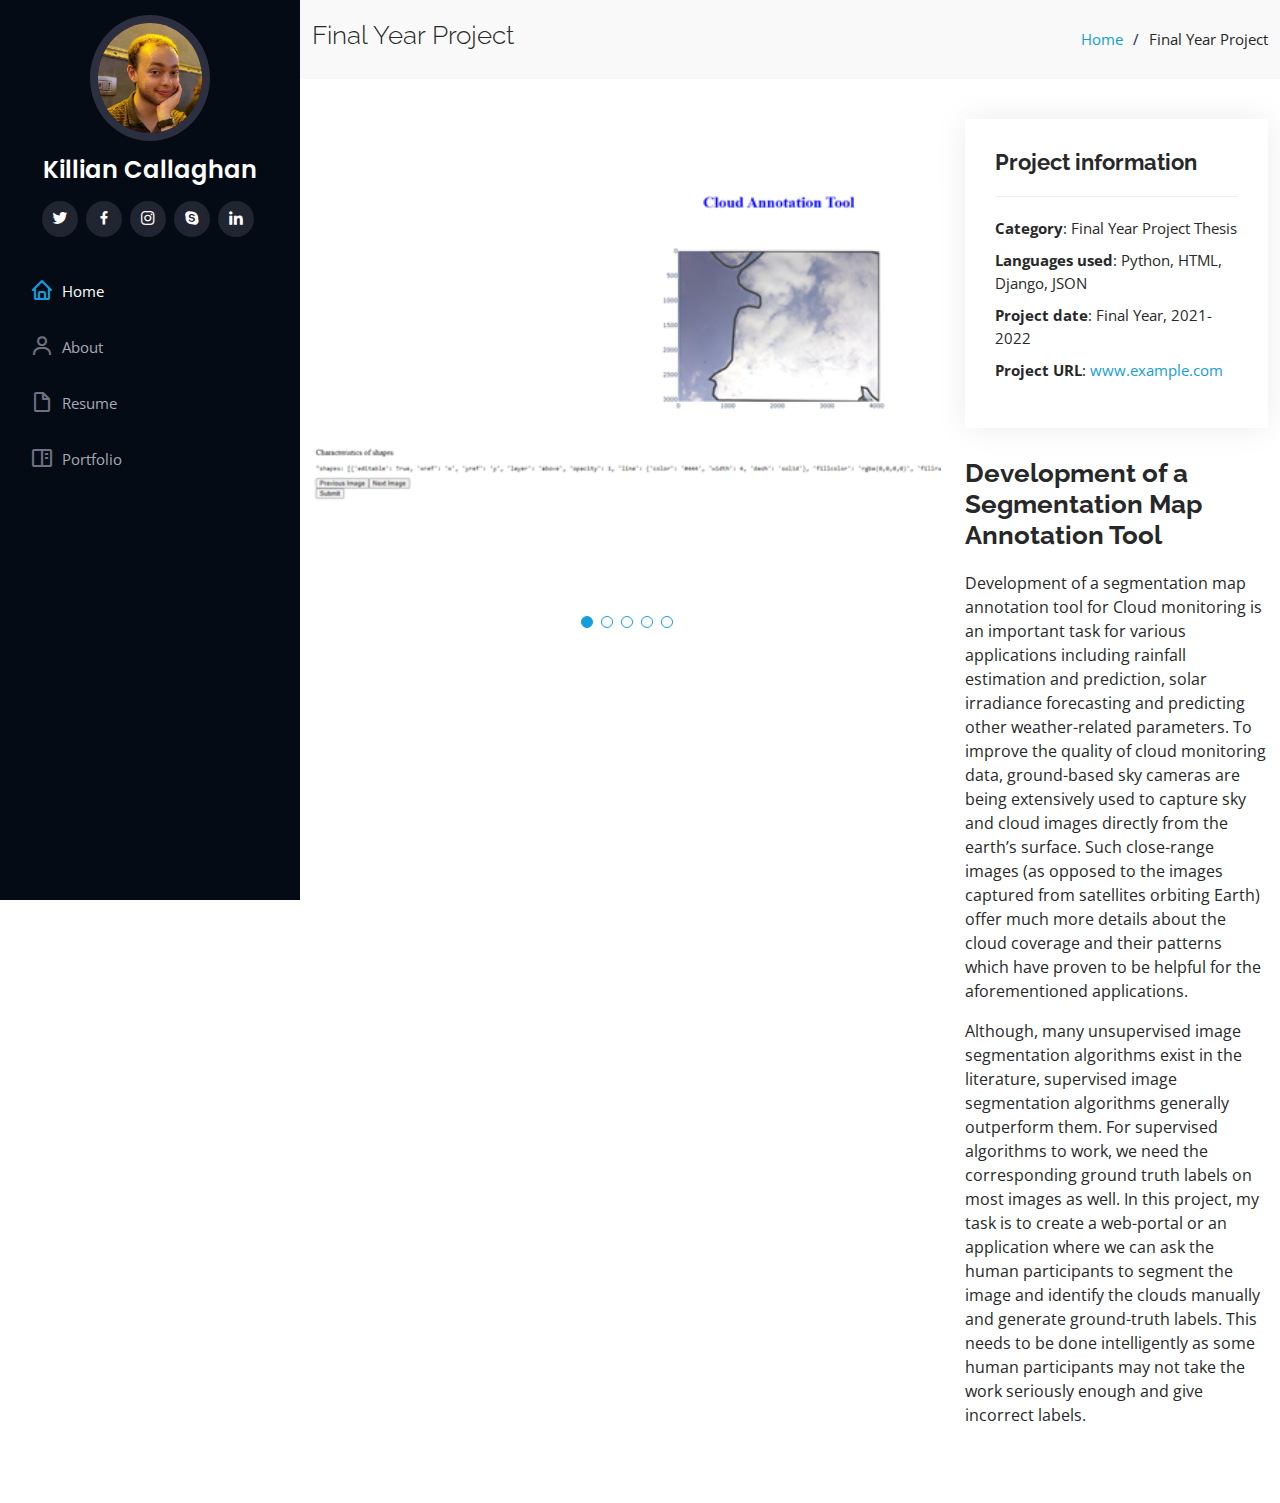
<file: portfolio-details-fyp.html>
<!DOCTYPE html>
<html lang="en">

<head>
  <meta charset="utf-8">
  <meta content="width=device-width, initial-scale=1.0" name="viewport">

  <title>Final Year Project Thesis</title>
  <meta content="" name="description">
  <meta content="" name="keywords">

  <!-- Favicons -->
  <link href="assets/img/favicon.png" rel="icon">
  <link href="assets/img/apple-touch-icon.png" rel="apple-touch-icon">

  <!-- Google Fonts -->
  <link href="https://fonts.googleapis.com/css?family=Open+Sans:300,300i,400,400i,600,600i,700,700i|Raleway:300,300i,400,400i,500,500i,600,600i,700,700i|Poppins:300,300i,400,400i,500,500i,600,600i,700,700i" rel="stylesheet">

  <!-- Vendor CSS Files -->
  <link href="assets/vendor/aos/aos.css" rel="stylesheet">
  <link href="assets/vendor/bootstrap/css/bootstrap.min.css" rel="stylesheet">
  <link href="assets/vendor/bootstrap-icons/bootstrap-icons.css" rel="stylesheet">
  <link href="assets/vendor/boxicons/css/boxicons.min.css" rel="stylesheet">
  <link href="assets/vendor/glightbox/css/glightbox.min.css" rel="stylesheet">
  <link href="assets/vendor/swiper/swiper-bundle.min.css" rel="stylesheet">

  <!-- Template Main CSS File -->
  <link href="assets/css/style.css" rel="stylesheet">

  <!-- =======================================================
  * Template Name: iPortfolio - v3.8.1
  * Template URL: https://bootstrapmade.com/iportfolio-bootstrap-portfolio-websites-template/
  * Author: BootstrapMade.com
  * License: https://bootstrapmade.com/license/
  ======================================================== -->
</head>

<body>

  <!-- ======= Mobile nav toggle button ======= -->
  <i class="bi bi-list mobile-nav-toggle d-xl-none"></i>

  <!-- ======= Header ======= -->
  <header id="header">
    <div class="d-flex flex-column">

      <div class="profile">
        <img src="assets/img/profile-img.jpg" alt="" class="img-fluid rounded-circle">
        <h1 class="text-light"><a href="index.html">Killian Callaghan</a></h1>
        <div class="social-links mt-3 text-center">
          <a href="#" class="twitter"><i class="bx bxl-twitter"></i></a>
          <a href="#" class="facebook"><i class="bx bxl-facebook"></i></a>
          <a href="#" class="instagram"><i class="bx bxl-instagram"></i></a>
          <a href="#" class="google-plus"><i class="bx bxl-skype"></i></a>
          <a href="#" class="linkedin"><i class="bx bxl-linkedin"></i></a>
        </div>
      </div>

      <nav id="navbar" class="nav-menu navbar">
        <ul>
          <li><a href="index.html" class="nav-link scrollto active"><i class="bx bx-home"></i> <span>Home</span></a></li>
          <li><a href="index.html" class="nav-link scrollto"><i class="bx bx-user"></i> <span>About</span></a></li>
          <li><a href="index.html" class="nav-link scrollto"><i class="bx bx-file-blank"></i> <span>Resume</span></a></li>
          <li><a href="index.html" class="nav-link scrollto"><i class="bx bx-book-content"></i> <span>Portfolio</span></a></li>
        </ul>
      </nav><!-- .nav-menu -->
    </div>
  </header><!-- End Header -->

  <main id="main">

    <!-- ======= Breadcrumbs ======= -->
    <section id="breadcrumbs" class="breadcrumbs">
      <div class="container">

        <div class="d-flex justify-content-between align-items-center">
          <h2>Final Year Project</h2>
          <ol>
            <li><a href="index.html">Home</a></li>
            <li>Final Year Project</li>
          </ol>
        </div>

      </div>
    </section><!-- End Breadcrumbs -->

    <!-- ======= Portfolio Details Section ======= -->
    <section id="portfolio-details" class="portfolio-details">
      <div class="container">

        <div class="row gy-4">

          <div class="col-lg-8">
            <div class="portfolio-details-slider swiper">
              <div class="swiper-wrapper align-items-center">

                <div class="swiper-slide">
                  <img src="assets/img/portfolio/fyp1.png" alt="">
                </div>

                <div class="swiper-slide">
                  <img src="assets/img/portfolio/fyp2.png" alt="">
                </div>

                <div class="swiper-slide">
                  <img src="assets/img/portfolio/fyp3.png" alt="">
                </div>

                <div class="swiper-slide">
                  <img src="assets/img/portfolio/fyp4.png" alt="">
                </div>

                <div class="swiper-slide">
                  <img src="assets/img/portfolio/fyp5.png" alt="">
                </div>

              </div>
              <div class="swiper-pagination"></div>
            </div>
          </div>

          <div class="col-lg-4">
            <div class="portfolio-info">
              <h3>Project information</h3>
              <ul>
                <li><strong>Category</strong>: Final Year Project Thesis</li>
                <li><strong>Languages used</strong>: Python, HTML, Django, JSON</li>
                <li><strong>Project date</strong>: Final Year, 2021-2022</li>
                <li><strong>Project URL</strong>: <a href="#">www.example.com</a></li>
              </ul>
            </div>
            <div class="portfolio-description">
              <h2>Development of a Segmentation Map Annotation Tool</h2>
              <p>
                Development of a segmentation map annotation tool for
                Cloud monitoring is an important task for various applications including rainfall estimation and prediction, solar irradiance forecasting and predicting other weather-related parameters. To improve the quality of cloud monitoring data, ground-based sky cameras are being extensively used to capture sky and cloud images directly from the earth’s surface. Such close-range images (as opposed to the images captured from satellites orbiting Earth) offer much more details about the cloud coverage and their patterns which have proven to be helpful for the aforementioned applications.
              </p>
              <p>
                Although, many unsupervised image segmentation algorithms exist in the literature, supervised image segmentation algorithms generally outperform them. For supervised algorithms to work, we need the corresponding ground truth labels on most images as well. In this project, my task is to create a web-portal or an application where we can ask the human participants to segment the image and identify the clouds manually and generate ground-truth labels. This needs to be done intelligently as some human participants may not take the work seriously enough and give incorrect labels.
              </p>
            </div>
          </div>

        </div>

      </div>
    </section><!-- End Portfolio Details Section -->

  </main><!-- End #main -->

  <!-- ======= Footer ======= -->
  <footer id="footer">
    <div class="container">

    </div>
  </footer><!-- End  Footer -->

  <a href="#" class="back-to-top d-flex align-items-center justify-content-center"><i class="bi bi-arrow-up-short"></i></a>

  <!-- Vendor JS Files -->
  <script src="assets/vendor/purecounter/purecounter_vanilla.js"></script>
  <script src="assets/vendor/aos/aos.js"></script>
  <script src="assets/vendor/bootstrap/js/bootstrap.bundle.min.js"></script>
  <script src="assets/vendor/glightbox/js/glightbox.min.js"></script>
  <script src="assets/vendor/isotope-layout/isotope.pkgd.min.js"></script>
  <script src="assets/vendor/swiper/swiper-bundle.min.js"></script>
  <script src="assets/vendor/typed.js/typed.min.js"></script>
  <script src="assets/vendor/waypoints/noframework.waypoints.js"></script>
  <script src="assets/vendor/php-email-form/validate.js"></script>

  <!-- Template Main JS File -->
  <script src="assets/js/main.js"></script>

</body>

</html>
</file>
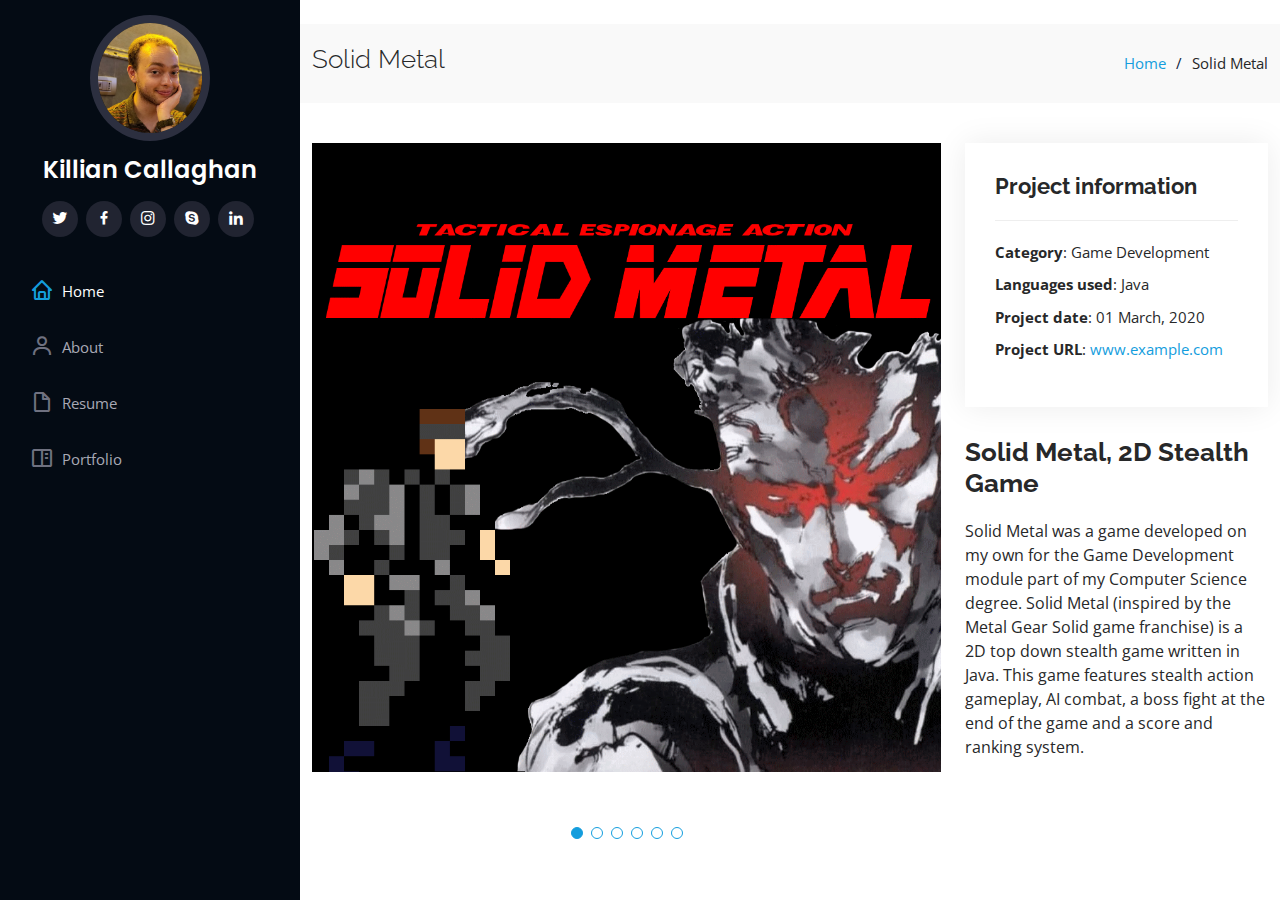
<file: portfolio-details-gamedev.html>
portfolio-details.html<!DOCTYPE html>
<html lang="en">

<head>
  <meta charset="utf-8">
  <meta content="width=device-width, initial-scale=1.0" name="viewport">

  <title>Solid Metal</title>
  <meta content="" name="description">
  <meta content="" name="keywords">

  <!-- Favicons -->
  <link href="assets/img/favicon.png" rel="icon">
  <link href="assets/img/apple-touch-icon.png" rel="apple-touch-icon">

  <!-- Google Fonts -->
  <link href="https://fonts.googleapis.com/css?family=Open+Sans:300,300i,400,400i,600,600i,700,700i|Raleway:300,300i,400,400i,500,500i,600,600i,700,700i|Poppins:300,300i,400,400i,500,500i,600,600i,700,700i" rel="stylesheet">

  <!-- Vendor CSS Files -->
  <link href="assets/vendor/aos/aos.css" rel="stylesheet">
  <link href="assets/vendor/bootstrap/css/bootstrap.min.css" rel="stylesheet">
  <link href="assets/vendor/bootstrap-icons/bootstrap-icons.css" rel="stylesheet">
  <link href="assets/vendor/boxicons/css/boxicons.min.css" rel="stylesheet">
  <link href="assets/vendor/glightbox/css/glightbox.min.css" rel="stylesheet">
  <link href="assets/vendor/swiper/swiper-bundle.min.css" rel="stylesheet">

  <!-- Template Main CSS File -->
  <link href="assets/css/style.css" rel="stylesheet">

  <!-- =======================================================
  * Template Name: iPortfolio - v3.8.1
  * Template URL: https://bootstrapmade.com/iportfolio-bootstrap-portfolio-websites-template/
  * Author: BootstrapMade.com
  * License: https://bootstrapmade.com/license/
  ======================================================== -->
</head>

<body>

  <!-- ======= Mobile nav toggle button ======= -->
  <i class="bi bi-list mobile-nav-toggle d-xl-none"></i>

  <!-- ======= Header ======= -->
  <header id="header">
    <div class="d-flex flex-column">

      <div class="profile">
        <img src="assets/img/profile-img.jpg" alt="" class="img-fluid rounded-circle">
        <h1 class="text-light"><a href="index.html">Killian Callaghan</a></h1>
        <div class="social-links mt-3 text-center">
          <a href="#" class="twitter"><i class="bx bxl-twitter"></i></a>
          <a href="#" class="facebook"><i class="bx bxl-facebook"></i></a>
          <a href="#" class="instagram"><i class="bx bxl-instagram"></i></a>
          <a href="#" class="google-plus"><i class="bx bxl-skype"></i></a>
          <a href="#" class="linkedin"><i class="bx bxl-linkedin"></i></a>
        </div>
      </div>

      <nav id="navbar" class="nav-menu navbar">
        <ul>
          <li><a href="index.html" class="nav-link scrollto active"><i class="bx bx-home"></i> <span>Home</span></a></li>
          <li><a href="index.html" class="nav-link scrollto"><i class="bx bx-user"></i> <span>About</span></a></li>
          <li><a href="index.html" class="nav-link scrollto"><i class="bx bx-file-blank"></i> <span>Resume</span></a></li>
          <li><a href="index.html" class="nav-link scrollto"><i class="bx bx-book-content"></i> <span>Portfolio</span></a></li>
        </ul>
      </nav><!-- .nav-menu -->
    </div>
  </header><!-- End Header -->

  <main id="main">

    <!-- ======= Breadcrumbs ======= -->
    <section id="breadcrumbs" class="breadcrumbs">
      <div class="container">

        <div class="d-flex justify-content-between align-items-center">
          <h2>Solid Metal</h2>
          <ol>
            <li><a href="index.html">Home</a></li>
            <li>Solid Metal</li>
          </ol>
        </div>

      </div>
    </section><!-- End Breadcrumbs -->

    <!-- ======= Portfolio Details Section ======= -->
    <section id="portfolio-details" class="portfolio-details">
      <div class="container">

        <div class="row gy-4">

          <div class="col-lg-8">
            <div class="portfolio-details-slider swiper">
              <div class="swiper-wrapper align-items-center">

                <div class="swiper-slide">
                  <img src="assets/img/portfolio/startScreen.png" alt="">
                </div>

                <div class="swiper-slide">
                  <img src="assets/img/portfolio/SolidMetal1.png" alt="">
                </div>

                <div class="swiper-slide">
                  <img src="assets/img/portfolio/SolidMetal2.png" alt="">
                </div>

                <div class="swiper-slide">
                  <img src="assets/img/portfolio/SolidMetal3.png" alt="">
                </div>

                <div class="swiper-slide">
                  <img src="assets/img/portfolio/SolidMetal4.png" alt="">
                </div>

                <div class="swiper-slide">
                  <img src="assets/img/portfolio/endScreen.png" alt="">
                </div>

              </div>
              <div class="swiper-pagination"></div>
            </div>
          </div>

          <div class="col-lg-4">
            <div class="portfolio-info">
              <h3>Project information</h3>
              <ul>
                <li><strong>Category</strong>: Game Development</li>
                <li><strong>Languages used</strong>: Java</li>
                <li><strong>Project date</strong>: 01 March, 2020</li>
                <li><strong>Project URL</strong>: <a href="#">www.example.com</a></li>
              </ul>
            </div>
            <div class="portfolio-description">
              <h2>Solid Metal, 2D Stealth Game</h2>
              <p>
                    Solid Metal was a game developed on my own for the Game Development module part of my Computer Science degree. Solid Metal (inspired by the Metal Gear Solid game franchise) is a 2D top down stealth game written in Java.
                This game features stealth action gameplay, AI combat, a boss fight at the end of the game and a score and ranking system.
              </p>
            </div>
          </div>

        </div>

      </div>
    </section><!-- End Portfolio Details Section -->

  </main><!-- End #main -->

  <!-- ======= Footer ======= -->
  <footer id="footer">
    <div class="container">
      <div class="copyright">
      </div>
      <div class="credits">

      </div>
    </div>
  </footer><!-- End  Footer -->

  <a href="#" class="back-to-top d-flex align-items-center justify-content-center"><i class="bi bi-arrow-up-short"></i></a>

  <!-- Vendor JS Files -->
  <script src="assets/vendor/purecounter/purecounter_vanilla.js"></script>
  <script src="assets/vendor/aos/aos.js"></script>
  <script src="assets/vendor/bootstrap/js/bootstrap.bundle.min.js"></script>
  <script src="assets/vendor/glightbox/js/glightbox.min.js"></script>
  <script src="assets/vendor/isotope-layout/isotope.pkgd.min.js"></script>
  <script src="assets/vendor/swiper/swiper-bundle.min.js"></script>
  <script src="assets/vendor/typed.js/typed.min.js"></script>
  <script src="assets/vendor/waypoints/noframework.waypoints.js"></script>
  <script src="assets/vendor/php-email-form/validate.js"></script>

  <!-- Template Main JS File -->
  <script src="assets/js/main.js"></script>

</body>

</html>
</file>
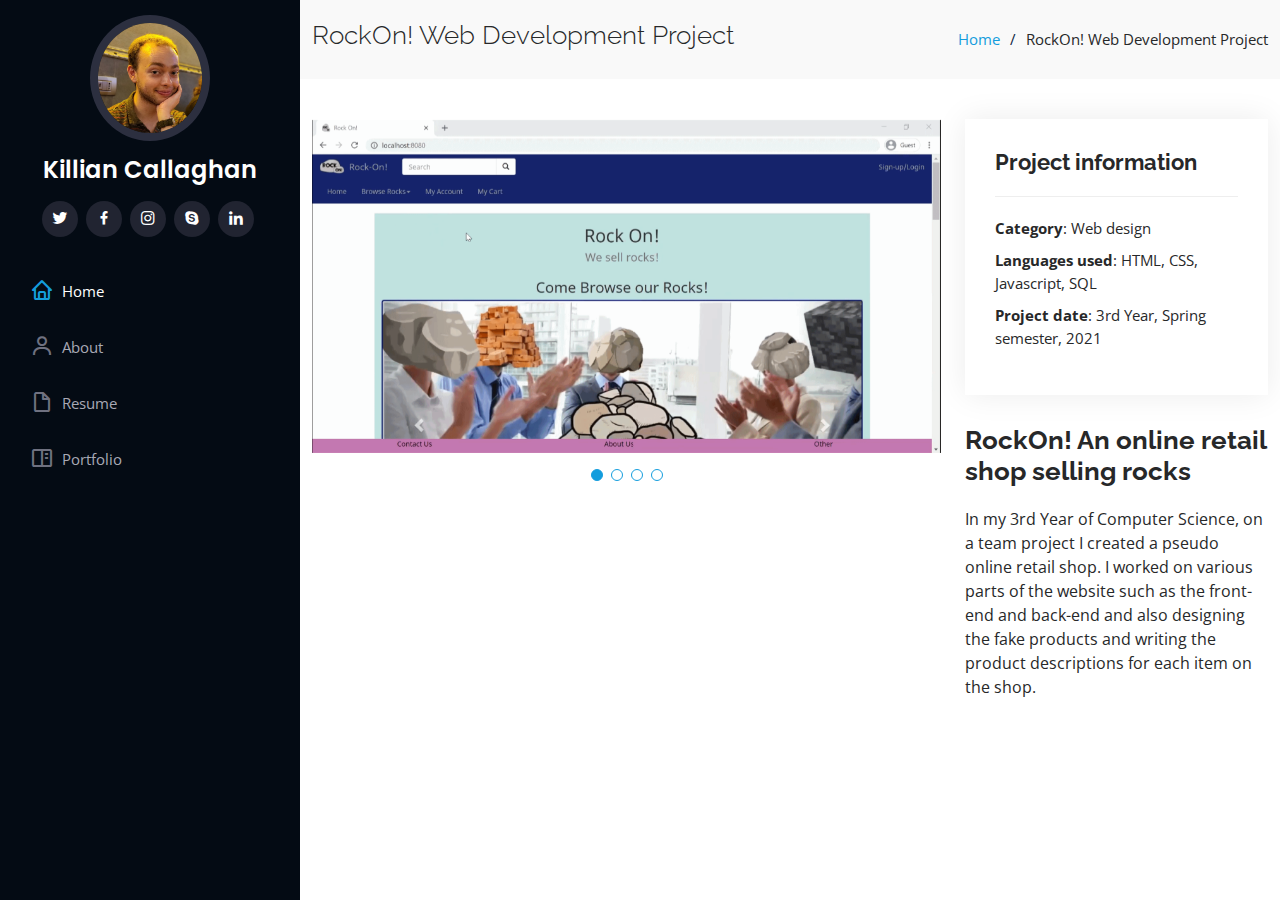
<file: portfolio-details-rockon.html>
<!DOCTYPE html>
<html lang="en">

<head>
  <meta charset="utf-8">
  <meta content="width=device-width, initial-scale=1.0" name="viewport">

  <title>RockOn! Website</title>
  <meta content="" name="description">
  <meta content="" name="keywords">

  <!-- Favicons -->
  <link href="assets/img/favicon.png" rel="icon">
  <link href="assets/img/apple-touch-icon.png" rel="apple-touch-icon">

  <!-- Google Fonts -->
  <link href="https://fonts.googleapis.com/css?family=Open+Sans:300,300i,400,400i,600,600i,700,700i|Raleway:300,300i,400,400i,500,500i,600,600i,700,700i|Poppins:300,300i,400,400i,500,500i,600,600i,700,700i" rel="stylesheet">

  <!-- Vendor CSS Files -->
  <link href="assets/vendor/aos/aos.css" rel="stylesheet">
  <link href="assets/vendor/bootstrap/css/bootstrap.min.css" rel="stylesheet">
  <link href="assets/vendor/bootstrap-icons/bootstrap-icons.css" rel="stylesheet">
  <link href="assets/vendor/boxicons/css/boxicons.min.css" rel="stylesheet">
  <link href="assets/vendor/glightbox/css/glightbox.min.css" rel="stylesheet">
  <link href="assets/vendor/swiper/swiper-bundle.min.css" rel="stylesheet">

  <!-- Template Main CSS File -->
  <link href="assets/css/style.css" rel="stylesheet">

  <!-- =======================================================
  * Template Name: iPortfolio - v3.8.1
  * Template URL: https://bootstrapmade.com/iportfolio-bootstrap-portfolio-websites-template/
  * Author: BootstrapMade.com
  * License: https://bootstrapmade.com/license/
  ======================================================== -->
</head>

<body>

  <!-- ======= Mobile nav toggle button ======= -->
  <i class="bi bi-list mobile-nav-toggle d-xl-none"></i>

  <!-- ======= Header ======= -->
  <header id="header">
    <div class="d-flex flex-column">

      <div class="profile">
        <img src="assets/img/profile-img.jpg" alt="" class="img-fluid rounded-circle">
        <h1 class="text-light"><a href="index.html">Killian Callaghan</a></h1>
        <div class="social-links mt-3 text-center">
          <a href="#" class="twitter"><i class="bx bxl-twitter"></i></a>
          <a href="#" class="facebook"><i class="bx bxl-facebook"></i></a>
          <a href="#" class="instagram"><i class="bx bxl-instagram"></i></a>
          <a href="#" class="google-plus"><i class="bx bxl-skype"></i></a>
          <a href="#" class="linkedin"><i class="bx bxl-linkedin"></i></a>
        </div>
      </div>

      <nav id="navbar" class="nav-menu navbar">
        <ul>
          <li><a href="index.html" class="nav-link scrollto active"><i class="bx bx-home"></i> <span>Home</span></a></li>
          <li><a href="index.html" class="nav-link scrollto"><i class="bx bx-user"></i> <span>About</span></a></li>
          <li><a href="index.html" class="nav-link scrollto"><i class="bx bx-file-blank"></i> <span>Resume</span></a></li>
          <li><a href="index.html" class="nav-link scrollto"><i class="bx bx-book-content"></i> <span>Portfolio</span></a></li>
        </ul>
      </nav><!-- .nav-menu -->
    </div>
  </header><!-- End Header -->

  <main id="main">

    <!-- ======= Breadcrumbs ======= -->
    <section id="breadcrumbs" class="breadcrumbs">
      <div class="container">

        <div class="d-flex justify-content-between align-items-center">
          <h2>RockOn! Web Development Project</h2>
          <ol>
            <li><a href="index.html">Home</a></li>
            <li>RockOn! Web Development Project</li>
          </ol>
        </div>

      </div>
    </section><!-- End Breadcrumbs -->

    <!-- ======= Portfolio Details Section ======= -->
    <section id="portfolio-details" class="portfolio-details">
      <div class="container">

        <div class="row gy-4">

          <div class="col-lg-8">
            <div class="portfolio-details-slider swiper">
              <div class="swiper-wrapper align-items-center">

                <div class="swiper-slide">
                  <img src="assets/img/portfolio/RockOn1.png" alt="">
                </div>

                <div class="swiper-slide">
                  <img src="assets/img/portfolio/RockOn2.png" alt="">
                </div>

                <div class="swiper-slide">
                  <img src="assets/img/portfolio/RockOn3.png" alt="">
                </div>

                <div class="swiper-slide">
                  <img src="assets/img/portfolio/RockOn4.png" alt="">
                </div>

              </div>
              <div class="swiper-pagination"></div>
            </div>
          </div>

          <div class="col-lg-4">
            <div class="portfolio-info">
              <h3>Project information</h3>
              <ul>
                <li><strong>Category</strong>: Web design</li>
                <li><strong>Languages used</strong>: HTML, CSS, Javascript, SQL</li>
                <li><strong>Project date</strong>: 3rd Year, Spring semester, 2021</li>
                <!--<li><strong>Project URL</strong>: <a href="#"></a></li> -->
              </ul>
            </div>
            <div class="portfolio-description">
              <h2>RockOn! An online retail shop selling rocks</h2>
              <p>
                In my 3rd Year of Computer Science, on a team project I created a pseudo online retail shop. I worked on various parts of the website such as the front-end and back-end and also designing the fake products and writing the product descriptions for each item on the shop.
              </p>
            </div>
          </div>

        </div>

      </div>
    </section><!-- End Portfolio Details Section -->

  </main><!-- End #main -->

  <!-- ======= Footer ======= -->
  <footer id="footer">
    <div class="container">
      <div class="copyright">
       <!-- &copy; Copyright <strong><span>iPortfolio</span></strong> -->
      </div>

      </div>
    </div>
  </footer><!-- End  Footer -->

  <a href="#" class="back-to-top d-flex align-items-center justify-content-center"><i class="bi bi-arrow-up-short"></i></a>

  <!-- Vendor JS Files -->
  <script src="assets/vendor/purecounter/purecounter_vanilla.js"></script>
  <script src="assets/vendor/aos/aos.js"></script>
  <script src="assets/vendor/bootstrap/js/bootstrap.bundle.min.js"></script>
  <script src="assets/vendor/glightbox/js/glightbox.min.js"></script>
  <script src="assets/vendor/isotope-layout/isotope.pkgd.min.js"></script>
  <script src="assets/vendor/swiper/swiper-bundle.min.js"></script>
  <script src="assets/vendor/typed.js/typed.min.js"></script>
  <script src="assets/vendor/waypoints/noframework.waypoints.js"></script>
  <script src="assets/vendor/php-email-form/validate.js"></script>

  <!-- Template Main JS File -->
  <script src="assets/js/main.js"></script>

</body>

</html>
</file>
<file: assets/css/style.css>
/**
* Template Name: iPortfolio - v3.8.1
* Template URL: https://bootstrapmade.com/iportfolio-bootstrap-portfolio-websites-template/
* Author: BootstrapMade.com
* License: https://bootstrapmade.com/license/
*/

/*--------------------------------------------------------------
# General
--------------------------------------------------------------*/
body {
  font-family: "Open Sans", sans-serif;
  color: #272829;
}

a {
  color: #149ddd;
  text-decoration: none;
}

a:hover {
  color: #37b3ed;
  text-decoration: none;
}

h1,
h2,
h3,
h4,
h5,
h6 {
  font-family: "Raleway", sans-serif;
}

/*--------------------------------------------------------------
# Back to top button
--------------------------------------------------------------*/
.back-to-top {
  position: fixed;
  visibility: hidden;
  opacity: 0;
  right: 15px;
  bottom: 15px;
  z-index: 996;
  background: #149ddd;
  width: 40px;
  height: 40px;
  border-radius: 50px;
  transition: all 0.4s;
}

.back-to-top i {
  font-size: 28px;
  color: #fff;
  line-height: 0;
}

.back-to-top:hover {
  background: #2eafec;
  color: #fff;
}

.back-to-top.active {
  visibility: visible;
  opacity: 1;
}

/*--------------------------------------------------------------
# Header
--------------------------------------------------------------*/
#header {
  position: fixed;
  top: 0;
  left: 0;
  bottom: 0;
  width: 300px;
  transition: all ease-in-out 0.5s;
  z-index: 9997;
  transition: all 0.5s;
  padding: 0 15px;
  background: #040b14;
  overflow-y: auto;
}

#header .profile img {
  margin: 15px auto;
  display: block;
  width: 120px;
  border: 8px solid #2c2f3f;
}

#header .profile h1 {
  font-size: 24px;
  margin: 0;
  padding: 0;
  font-weight: 600;
  -moz-text-align-last: center;
  text-align-last: center;
  font-family: "Poppins", sans-serif;
}

#header .profile h1 a,
#header .profile h1 a:hover {
  color: #fff;
  text-decoration: none;
}

#header .profile .social-links a {
  font-size: 18px;
  display: inline-block;
  background: #212431;
  color: #fff;
  line-height: 1;
  padding: 8px 0;
  margin-right: 4px;
  border-radius: 50%;
  text-align: center;
  width: 36px;
  height: 36px;
  transition: 0.3s;
}

#header .profile .social-links a:hover {
  background: #149ddd;
  color: #fff;
  text-decoration: none;
}

#main {
  margin-left: 300px;
}

@media (max-width: 1199px) {
  #header {
    left: -300px;
  }

  #main {
    margin-left: 0;
  }
}

/*--------------------------------------------------------------
# Navigation Menu
--------------------------------------------------------------*/
/* Desktop Navigation */
.nav-menu {
  padding: 30px 0 0 0;
}

.nav-menu * {
  margin: 0;
  padding: 0;
  list-style: none;
}

.nav-menu>ul>li {
  position: relative;
  white-space: nowrap;
}

.nav-menu a,
.nav-menu a:focus {
  display: flex;
  align-items: center;
  color: #a8a9b4;
  padding: 12px 15px;
  margin-bottom: 8px;
  transition: 0.3s;
  font-size: 15px;
}

.nav-menu a i,
.nav-menu a:focus i {
  font-size: 24px;
  padding-right: 8px;
  color: #6f7180;
}

.nav-menu a:hover,
.nav-menu .active,
.nav-menu .active:focus,
.nav-menu li:hover>a {
  text-decoration: none;
  color: #fff;
}

.nav-menu a:hover i,
.nav-menu .active i,
.nav-menu .active:focus i,
.nav-menu li:hover>a i {
  color: #149ddd;
}

/* Mobile Navigation */
.mobile-nav-toggle {
  position: fixed;
  right: 15px;
  top: 15px;
  z-index: 9998;
  border: 0;
  font-size: 24px;
  transition: all 0.4s;
  outline: none !important;
  background-color: #149ddd;
  color: #fff;
  width: 40px;
  height: 40px;
  display: inline-flex;
  align-items: center;
  justify-content: center;
  line-height: 0;
  border-radius: 50px;
  cursor: pointer;
}

.mobile-nav-active {
  overflow: hidden;
}

.mobile-nav-active #header {
  left: 0;
}

/*--------------------------------------------------------------
# Hero Section
--------------------------------------------------------------*/
#hero {
  width: 100%;
  height: 100vh;
  background: url("../img/hero-bg.jpg") top center;
  background-size: cover;
}

#hero:before {
  content: "";
  background: rgba(5, 13, 24, 0.3);
  position: absolute;
  bottom: 0;
  top: 0;
  left: 0;
  right: 0;
  z-index: 1;
}

#hero .hero-container {
  position: relative;
  z-index: 2;
  min-width: 300px;
}

#hero h1 {
  margin: 0 0 10px 0;
  font-size: 64px;
  font-weight: 700;
  line-height: 56px;
  color: #fff;
}

#hero p {
  color: #fff;
  margin-bottom: 50px;
  font-size: 26px;
  font-family: "Poppins", sans-serif;
}

#hero p span {
  color: #fff;
  padding-bottom: 4px;
  letter-spacing: 1px;
  border-bottom: 3px solid #149ddd;
}

@media (min-width: 1024px) {
  #hero {
    background-attachment: fixed;
  }
}

@media (max-width: 768px) {
  #hero h1 {
    font-size: 28px;
    line-height: 36px;
  }

  #hero h2 {
    font-size: 18px;
    line-height: 24px;
    margin-bottom: 30px;
  }
}

/*--------------------------------------------------------------
# Sections General
--------------------------------------------------------------*/
section {
  padding: 60px 0;
  overflow: hidden;
}

.section-bg {
  background: #f5f8fd;
}

.section-title {
  padding-bottom: 30px;
}

.section-title h2 {
  font-size: 32px;
  font-weight: bold;
  margin-bottom: 20px;
  padding-bottom: 20px;
  position: relative;
  color: #173b6c;
}

.section-title h2::after {
  content: "";
  position: absolute;
  display: block;
  width: 50px;
  height: 3px;
  background: #149ddd;
  bottom: 0;
  left: 0;
}

.section-title p {
  margin-bottom: 0;
}

/*--------------------------------------------------------------
# About
--------------------------------------------------------------*/
.about .content h3 {
  font-weight: 700;
  font-size: 26px;
  color: #173b6c;
}

.about .content ul {
  list-style: none;
  padding: 0;
}

.about .content ul li {
  margin-bottom: 20px;
  display: flex;
  align-items: center;
}

.about .content ul strong {
  margin-right: 10px;
}

.about .content ul i {
  font-size: 16px;
  margin-right: 5px;
  color: #149ddd;
  line-height: 0;
}

.about .content p:last-child {
  margin-bottom: 0;
}

/*--------------------------------------------------------------
# Facts
--------------------------------------------------------------*/
.facts {
  padding-bottom: 30px;
}

.facts .count-box {
  padding: 30px;
  width: 100%;
}

.facts .count-box i {
  display: block;
  font-size: 44px;
  color: #149ddd;
  float: left;
  line-height: 0;
}

.facts .count-box span {
  font-size: 48px;
  line-height: 40px;
  display: block;
  font-weight: 700;
  color: #050d18;
  margin-left: 60px;
}

.facts .count-box p {
  padding: 15px 0 0 0;
  margin: 0 0 0 60px;
  font-family: "Raleway", sans-serif;
  font-size: 14px;
  color: #122f57;
}

.facts .count-box a {
  font-weight: 600;
  display: block;
  margin-top: 20px;
  color: #122f57;
  font-size: 15px;
  font-family: "Poppins", sans-serif;
  transition: ease-in-out 0.3s;
}

.facts .count-box a:hover {
  color: #1f5297;
}

/*--------------------------------------------------------------
# Skills
--------------------------------------------------------------*/
.skills .progress {
  height: 60px;
  display: block;
  background: none;
  border-radius: 0;
}

.skills .progress .skill {
  padding: 0;
  margin: 0 0 6px 0;
  text-transform: uppercase;
  display: block;
  font-weight: 600;
  font-family: "Poppins", sans-serif;
  color: #050d18;
}

.skills {
  list-style: none;
  padding: 0;
}

.skills .progress .skill .val {
  float: right;
  font-style: normal;
}

.skills .progress-bar-wrap {
  background: #dce8f8;
  height: 10px;
}

.skills .progress-bar {
  width: 1px;
  height: 10px;
  transition: 0.9s;
  background-color: #149ddd;
}

/*--------------------------------------------------------------
# Resume
--------------------------------------------------------------*/
.resume .resume-title {
  font-size: 26px;
  font-weight: 700;
  margin-top: 20px;
  margin-bottom: 20px;
  color: #050d18;
}

.resume .resume-item {
  padding: 0 0 20px 20px;
  margin-top: -2px;
  border-left: 2px solid #1f5297;
  position: relative;
}

.resume .resume-item h4 {
  line-height: 18px;
  font-size: 18px;
  font-weight: 600;
  text-transform: uppercase;
  font-family: "Poppins", sans-serif;
  color: #050d18;
  margin-bottom: 10px;
}

.resume .resume-item h5 {
  font-size: 16px;
  background: #e4edf9;
  padding: 5px 15px;
  display: inline-block;
  font-weight: 600;
  margin-bottom: 10px;
}

.resume .resume-item ul {
  padding-left: 20px;
}

.resume .resume-item ul li {
  padding-bottom: 10px;
}

.resume .resume-item:last-child {
  padding-bottom: 0;
}

.resume .resume-item::before {
  content: "";
  position: absolute;
  width: 16px;
  height: 16px;
  border-radius: 50px;
  left: -9px;
  top: 0;
  background: #fff;
  border: 2px solid #1f5297;
}

/*--------------------------------------------------------------
# Portfolio
--------------------------------------------------------------*/
.portfolio .portfolio-item {
  margin-bottom: 30px;
}

.portfolio #portfolio-flters {
  padding: 0;
  margin: 0 auto 35px auto;
  list-style: none;
  text-align: center;
  background: #fff;
  border-radius: 50px;
  padding: 2px 15px;
}

.portfolio #portfolio-flters li {
  cursor: pointer;
  display: inline-block;
  padding: 10px 15px 8px 15px;
  font-size: 14px;
  font-weight: 600;
  line-height: 1;
  text-transform: uppercase;
  color: #272829;
  margin-bottom: 5px;
  transition: all 0.3s ease-in-out;
}

.portfolio #portfolio-flters li:hover,
.portfolio #portfolio-flters li.filter-active {
  color: #149ddd;
}

.portfolio #portfolio-flters li:last-child {
  margin-right: 0;
}

.portfolio .portfolio-wrap {
  transition: 0.3s;
  position: relative;
  overflow: hidden;
  z-index: 1;
}

.portfolio .portfolio-wrap::before {
  content: "";
  background: rgba(255, 255, 255, 0.5);
  position: absolute;
  left: 0;
  right: 0;
  top: 0;
  bottom: 0;
  transition: all ease-in-out 0.3s;
  z-index: 2;
  opacity: 0;
}

.portfolio .portfolio-wrap .portfolio-links {
  opacity: 1;
  left: 0;
  right: 0;
  bottom: -60px;
  z-index: 3;
  position: absolute;
  transition: all ease-in-out 0.3s;
  display: flex;
  justify-content: center;
}

.portfolio .portfolio-wrap .portfolio-links a {
  color: #fff;
  font-size: 28px;
  text-align: center;
  background: rgba(20, 157, 221, 0.75);
  transition: 0.3s;
  width: 50%;
}

.portfolio .portfolio-wrap .portfolio-links a:hover {
  background: rgba(20, 157, 221, 0.95);
}

.portfolio .portfolio-wrap .portfolio-links a+a {
  border-left: 1px solid #37b3ed;
}

.portfolio .portfolio-wrap:hover::before {
  top: 0;
  left: 0;
  right: 0;
  bottom: 0;
  opacity: 1;
}

.portfolio .portfolio-wrap:hover .portfolio-links {
  opacity: 1;
  bottom: 0;
}

/*--------------------------------------------------------------
# Portfolio Details
--------------------------------------------------------------*/
.portfolio-details {
  padding-top: 40px;
}

.portfolio-details .portfolio-details-slider img {
  width: 100%;
}

.portfolio-details .portfolio-details-slider .swiper-pagination {
  margin-top: 20px;
  position: relative;
}

.portfolio-details .portfolio-details-slider .swiper-pagination .swiper-pagination-bullet {
  width: 12px;
  height: 12px;
  background-color: #fff;
  opacity: 1;
  border: 1px solid #149ddd;
}

.portfolio-details .portfolio-details-slider .swiper-pagination .swiper-pagination-bullet-active {
  background-color: #149ddd;
}

.portfolio-details .portfolio-info {
  padding: 30px;
  box-shadow: 0px 0 30px rgba(5, 13, 24, 0.08);
}

.portfolio-details .portfolio-info h3 {
  font-size: 22px;
  font-weight: 700;
  margin-bottom: 20px;
  padding-bottom: 20px;
  border-bottom: 1px solid #eee;
}

.portfolio-details .portfolio-info ul {
  list-style: none;
  padding: 0;
  font-size: 15px;
}

.portfolio-details .portfolio-info ul li+li {
  margin-top: 10px;
}

.portfolio-details .portfolio-description {
  padding-top: 30px;
}

.portfolio-details .portfolio-description h2 {
  font-size: 26px;
  font-weight: 700;
  margin-bottom: 20px;
}

.portfolio-details .portfolio-description p {
  padding: 0;
}

/*--------------------------------------------------------------
# Services
--------------------------------------------------------------*/
.services .icon-box {
  margin-bottom: 20px;
}

.services .icon {
  float: left;
  display: flex;
  align-items: center;
  justify-content: center;
  width: 54px;
  height: 54px;
  background: #149ddd;
  border-radius: 50%;
  transition: 0.5s;
  border: 1px solid #149ddd;
}

.services .icon i {
  color: #fff;
  font-size: 24px;
  line-height: 0;
}

.services .icon-box:hover .icon {
  background: #fff;
}

.services .icon-box:hover .icon i {
  color: #149ddd;
}

.services .title {
  margin-left: 80px;
  font-weight: 700;
  margin-bottom: 15px;
  font-size: 18px;
}

.services .title a {
  color: #343a40;
}

.services .title a:hover {
  color: #149ddd;
}

.services .description {
  margin-left: 80px;
  line-height: 24px;
  font-size: 14px;
}

/*--------------------------------------------------------------
# Testimonials
--------------------------------------------------------------*/
.testimonials .testimonials-carousel,
.testimonials .testimonials-slider {
  overflow: hidden;
}

.testimonials .testimonial-item {
  box-sizing: content-box;
  text-align: center;
  min-height: 320px;
}

.testimonials .testimonial-item .testimonial-img {
  width: 90px;
  border-radius: 50%;
  margin: 0 auto;
}

.testimonials .testimonial-item h3 {
  font-size: 18px;
  font-weight: bold;
  margin: 10px 0 5px 0;
  color: #111;
}

.testimonials .testimonial-item h4 {
  font-size: 14px;
  color: #999;
  margin: 0;
}

.testimonials .testimonial-item .quote-icon-left,
.testimonials .testimonial-item .quote-icon-right {
  color: #c3e8fa;
  font-size: 26px;
}

.testimonials .testimonial-item .quote-icon-left {
  display: inline-block;
  left: -5px;
  position: relative;
}

.testimonials .testimonial-item .quote-icon-right {
  display: inline-block;
  right: -5px;
  position: relative;
  top: 10px;
}

.testimonials .testimonial-item p {
  font-style: italic;
  margin: 0 15px 15px 15px;
  padding: 20px;
  background: #fff;
  position: relative;
  margin-bottom: 35px;
  border-radius: 6px;
  box-shadow: 0px 2px 15px rgba(0, 0, 0, 0.1);
}

.testimonials .testimonial-item p::after {
  content: "";
  width: 0;
  height: 0;
  border-top: 20px solid #fff;
  border-right: 20px solid transparent;
  border-left: 20px solid transparent;
  position: absolute;
  bottom: -20px;
  left: calc(50% - 20px);
}

.testimonials .swiper-pagination {
  margin-top: 20px;
  position: relative;
}

.testimonials .swiper-pagination .swiper-pagination-bullet {
  width: 12px;
  height: 12px;
  background-color: #fff;
  opacity: 1;
  border: 1px solid #149ddd;
}

.testimonials .swiper-pagination .swiper-pagination-bullet-active {
  background-color: #149ddd;
}

/*--------------------------------------------------------------
# Contact
--------------------------------------------------------------*/
.contact {
  padding-bottom: 130px;
}

.contact .info {
  padding: 30px;
  background: #fff;
  width: 100%;
  box-shadow: 0 0 24px 0 rgba(0, 0, 0, 0.12);
}

.contact .info i {
  font-size: 20px;
  color: #149ddd;
  float: left;
  width: 44px;
  height: 44px;
  background: #dff3fc;
  display: flex;
  justify-content: center;
  align-items: center;
  border-radius: 50px;
  transition: all 0.3s ease-in-out;
}

.contact .info h4 {
  padding: 0 0 0 60px;
  font-size: 22px;
  font-weight: 600;
  margin-bottom: 5px;
  color: #050d18;
}

.contact .info p {
  padding: 0 0 10px 60px;
  margin-bottom: 20px;
  font-size: 14px;
  color: #173b6c;
}

.contact .info .email p {
  padding-top: 5px;
}

.contact .info .social-links {
  padding-left: 60px;
}

.contact .info .social-links a {
  font-size: 18px;
  display: inline-block;
  background: #333;
  color: #fff;
  line-height: 1;
  padding: 8px 0;
  border-radius: 50%;
  text-align: center;
  width: 36px;
  height: 36px;
  transition: 0.3s;
  margin-right: 10px;
}

.contact .info .social-links a:hover {
  background: #149ddd;
  color: #fff;
}

.contact .info .email:hover i,
.contact .info .address:hover i,
.contact .info .phone:hover i {
  background: #149ddd;
  color: #fff;
}

.contact .php-email-form {
  width: 100%;
  padding: 30px;
  background: #fff;
  box-shadow: 0 0 24px 0 rgba(0, 0, 0, 0.12);
}

.contact .php-email-form .form-group {
  padding-bottom: 8px;
}

.contact .php-email-form .validate {
  display: none;
  color: red;
  margin: 0 0 15px 0;
  font-weight: 400;
  font-size: 13px;
}

.contact .php-email-form .error-message {
  display: none;
  color: #fff;
  background: #ed3c0d;
  text-align: left;
  padding: 15px;
  font-weight: 600;
}

.contact .php-email-form .error-message br+br {
  margin-top: 25px;
}

.contact .php-email-form .sent-message {
  display: none;
  color: #fff;
  background: #18d26e;
  text-align: center;
  padding: 15px;
  font-weight: 600;
}

.contact .php-email-form .loading {
  display: none;
  background: #fff;
  text-align: center;
  padding: 15px;
}

.contact .php-email-form .loading:before {
  content: "";
  display: inline-block;
  border-radius: 50%;
  width: 24px;
  height: 24px;
  margin: 0 10px -6px 0;
  border: 3px solid #18d26e;
  border-top-color: #eee;
  -webkit-animation: animate-loading 1s linear infinite;
  animation: animate-loading 1s linear infinite;
}

.contact .php-email-form .form-group {
  margin-bottom: 15px;
}

.contact .php-email-form label {
  padding-bottom: 8px;
}

.contact .php-email-form input,
.contact .php-email-form textarea {
  border-radius: 0;
  box-shadow: none;
  font-size: 14px;
}

.contact .php-email-form input {
  height: 44px;
}

.contact .php-email-form textarea {
  padding: 10px 15px;
}

.contact .php-email-form button[type=submit] {
  background: #149ddd;
  border: 0;
  padding: 10px 24px;
  color: #fff;
  transition: 0.4s;
  border-radius: 4px;
}

.contact .php-email-form button[type=submit]:hover {
  background: #37b3ed;
}

@-webkit-keyframes animate-loading {
  0% {
    transform: rotate(0deg);
  }

  100% {
    transform: rotate(360deg);
  }
}

@keyframes animate-loading {
  0% {
    transform: rotate(0deg);
  }

  100% {
    transform: rotate(360deg);
  }
}

/*--------------------------------------------------------------
# Breadcrumbs
--------------------------------------------------------------*/
.breadcrumbs {
  padding: 20px 0;
  background: #f9f9f9;
}

.breadcrumbs h2 {
  font-size: 26px;
  font-weight: 300;
}

.breadcrumbs ol {
  display: flex;
  flex-wrap: wrap;
  list-style: none;
  padding: 0;
  margin: 0;
  font-size: 15px;
}

.breadcrumbs ol li+li {
  padding-left: 10px;
}

.breadcrumbs ol li+li::before {
  display: inline-block;
  padding-right: 10px;
  color: #0e2442;
  content: "/";
}

@media (max-width: 768px) {
  .breadcrumbs .d-flex {
    display: block !important;
  }

  .breadcrumbs ol {
    display: block;
  }

  .breadcrumbs ol li {
    display: inline-block;
  }
}

/*--------------------------------------------------------------
# Footer
--------------------------------------------------------------*/
#footer {
  padding: 15px;
  color: #f4f6fd;
  font-size: 14px;
  position: fixed;
  left: 0;
  bottom: 0;
  width: 300px;
  z-index: 9999;
  background: #040b14;
}

#footer .copyright {
  text-align: center;
}

#footer .credits {
  padding-top: 5px;
  text-align: center;
  font-size: 13px;
  color: #eaebf0;
}

@media (max-width: 1199px) {
  #footer {
    position: static;
    width: auto;
    padding-right: 20px 15px;
  }
}
</file>
